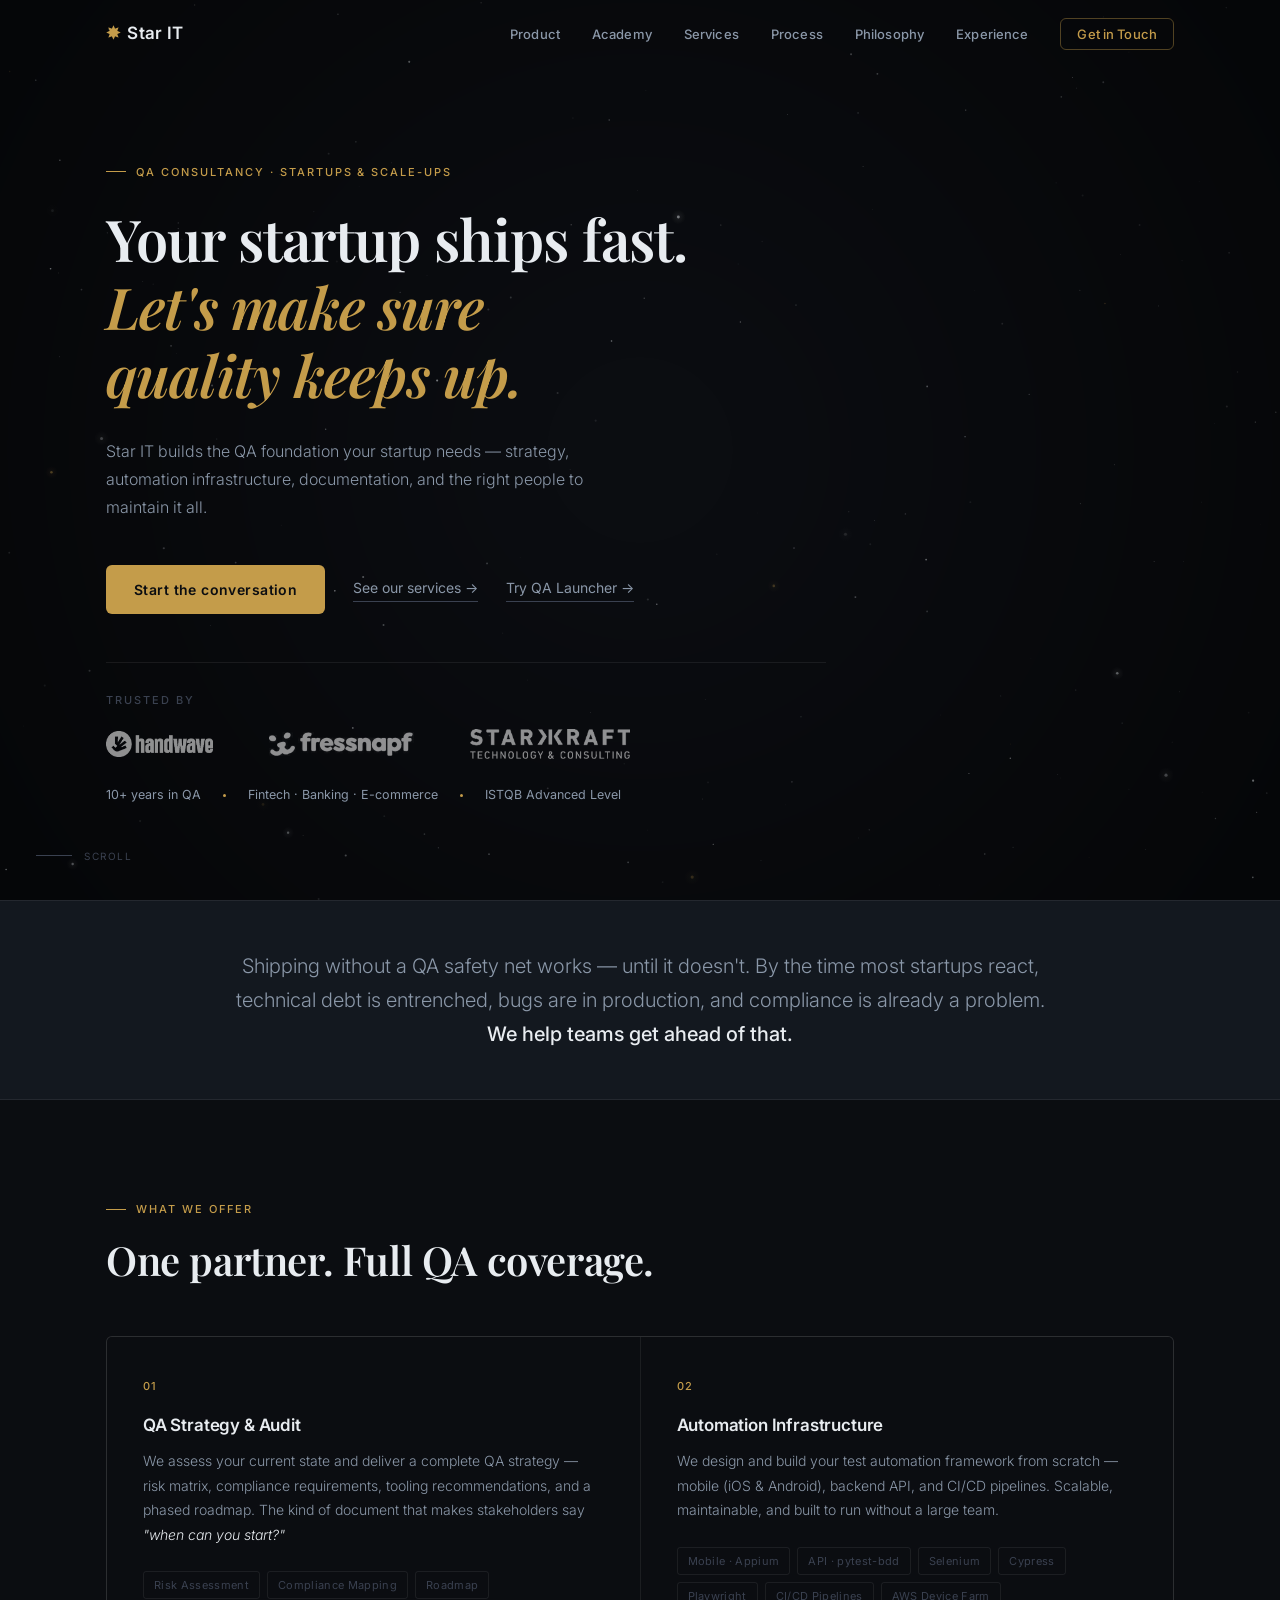
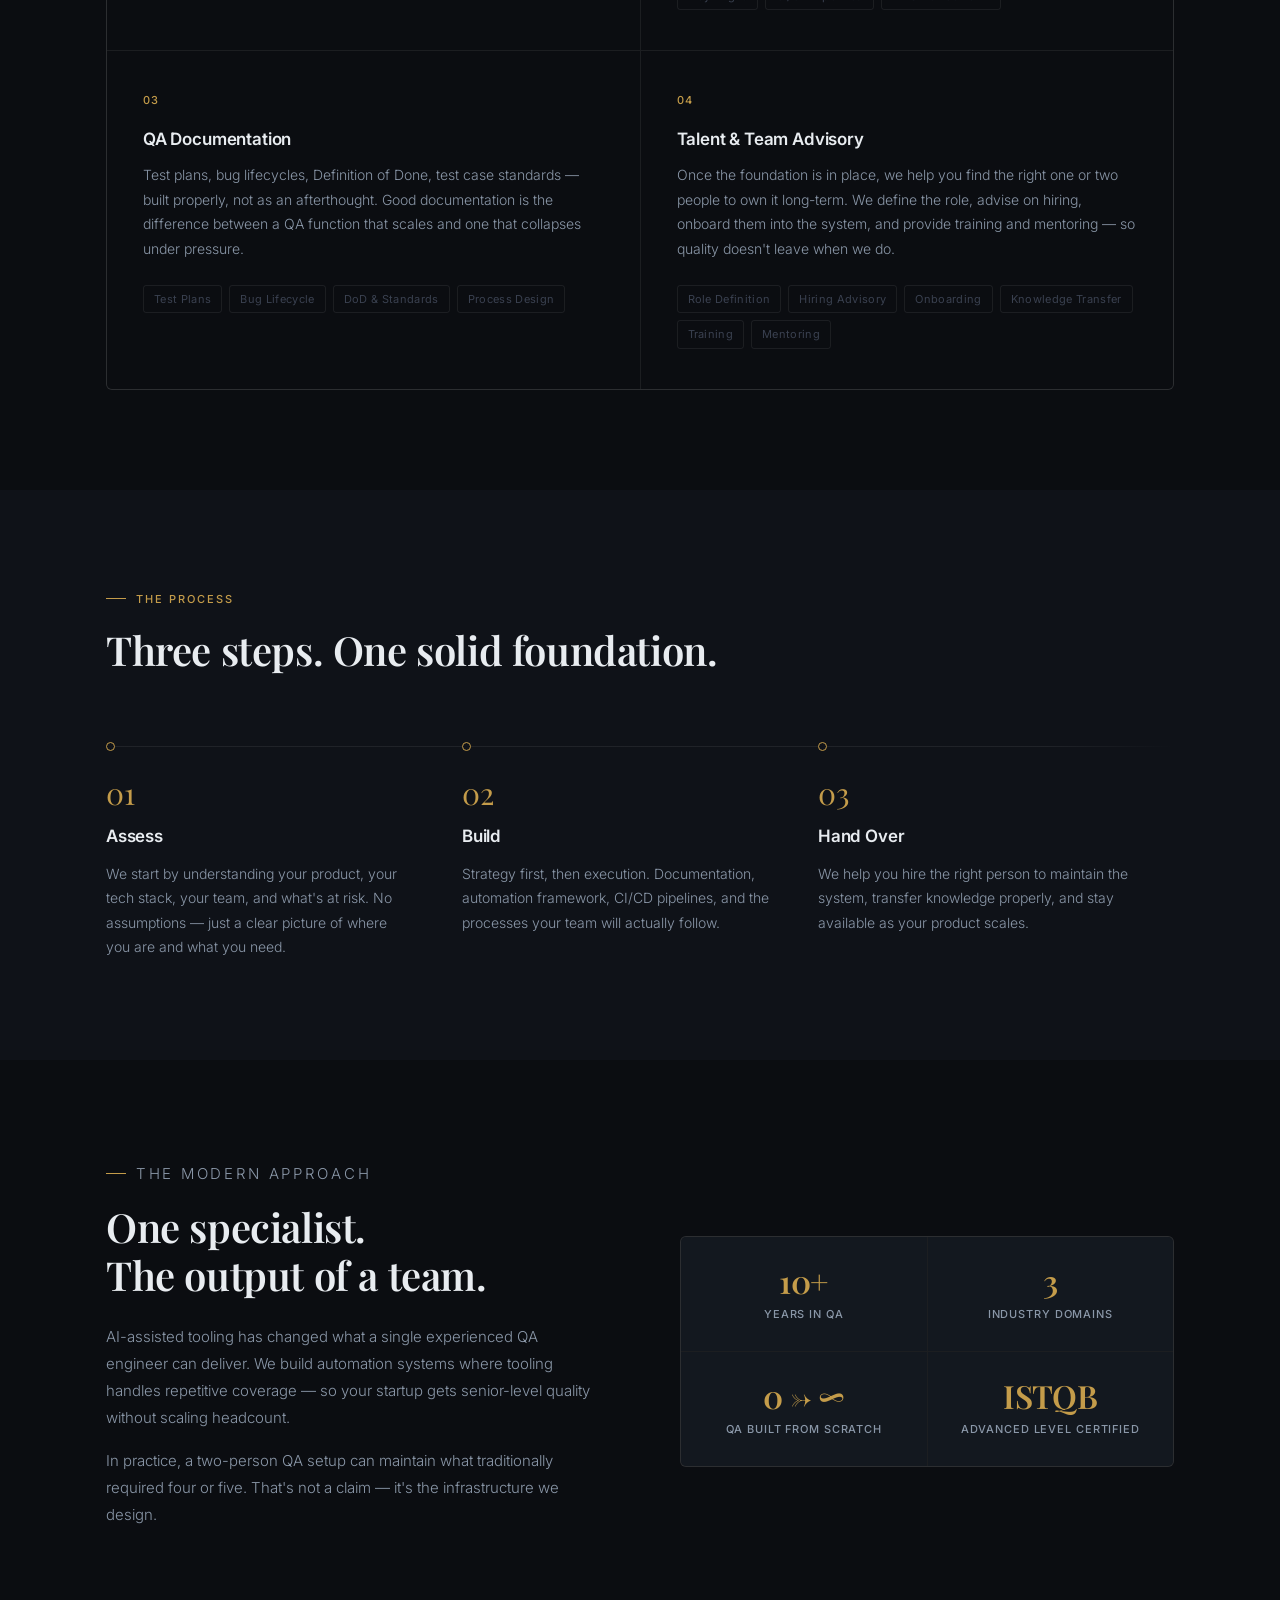
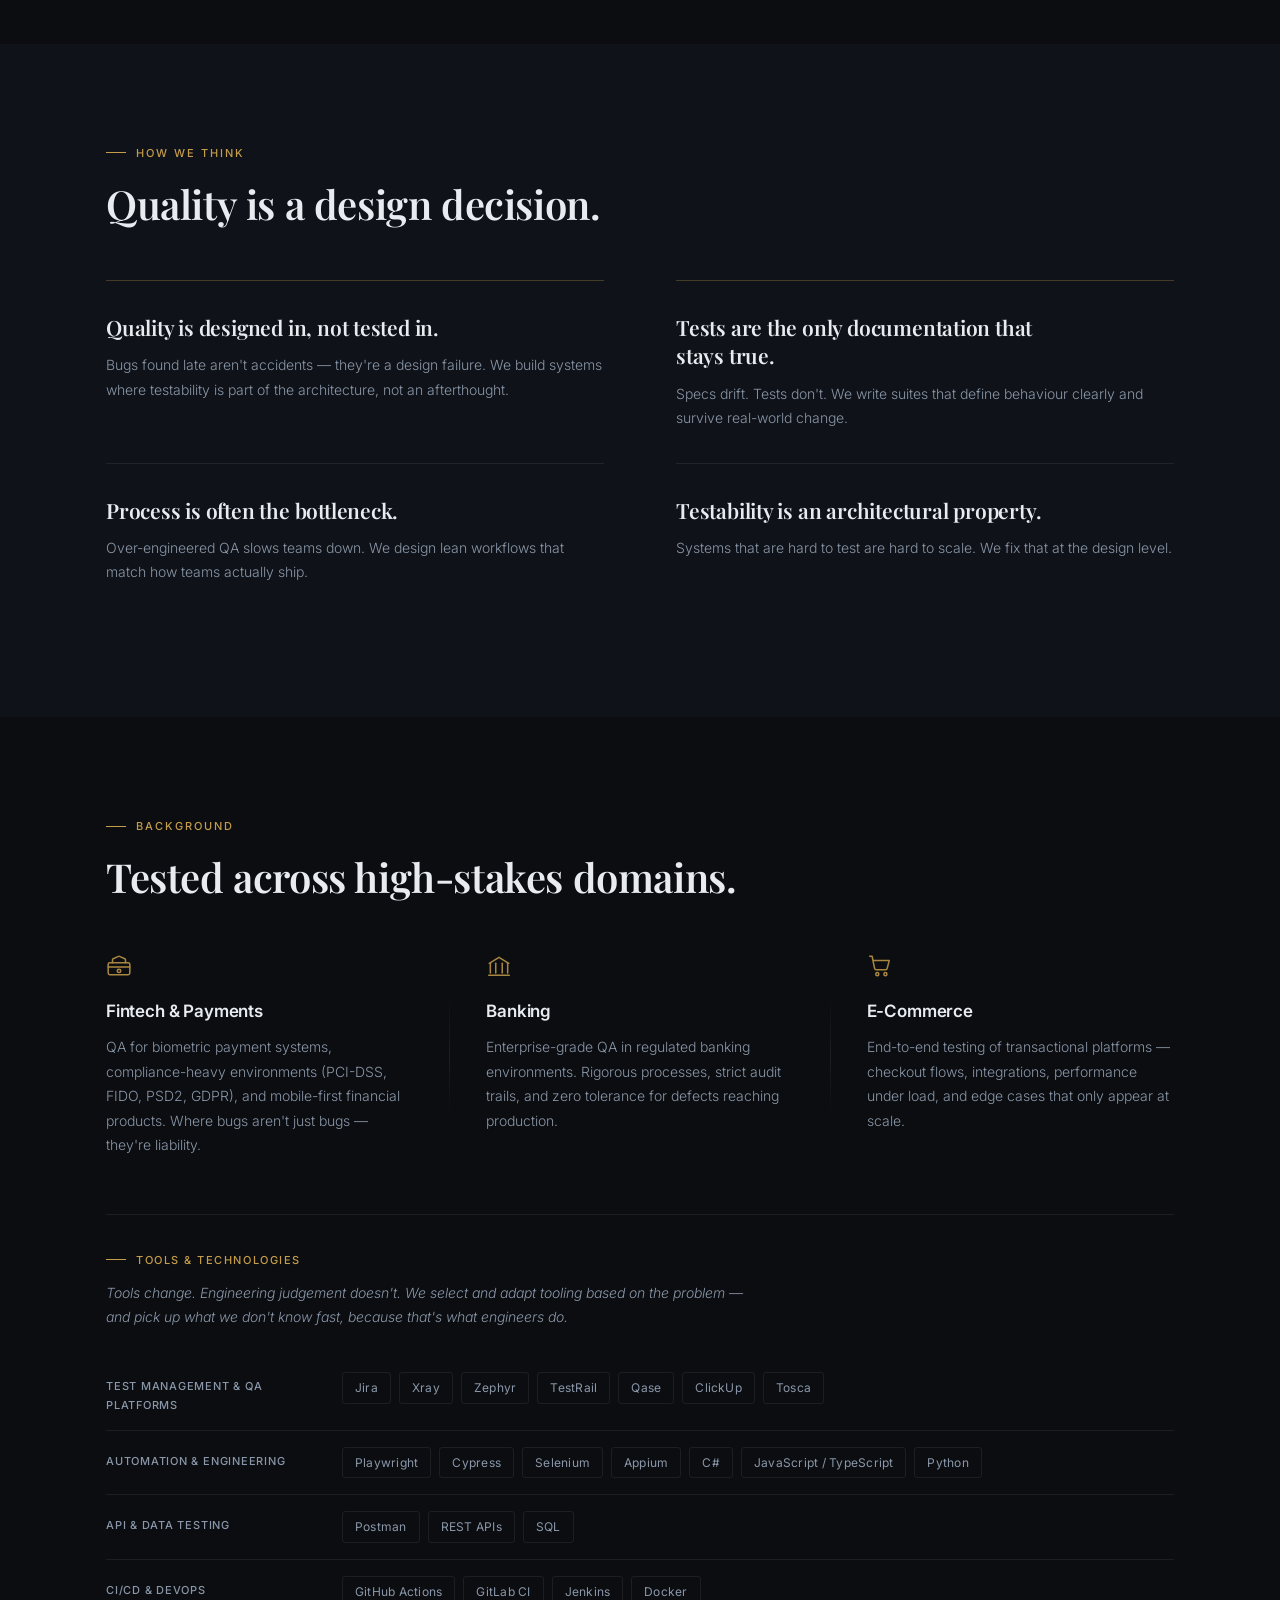
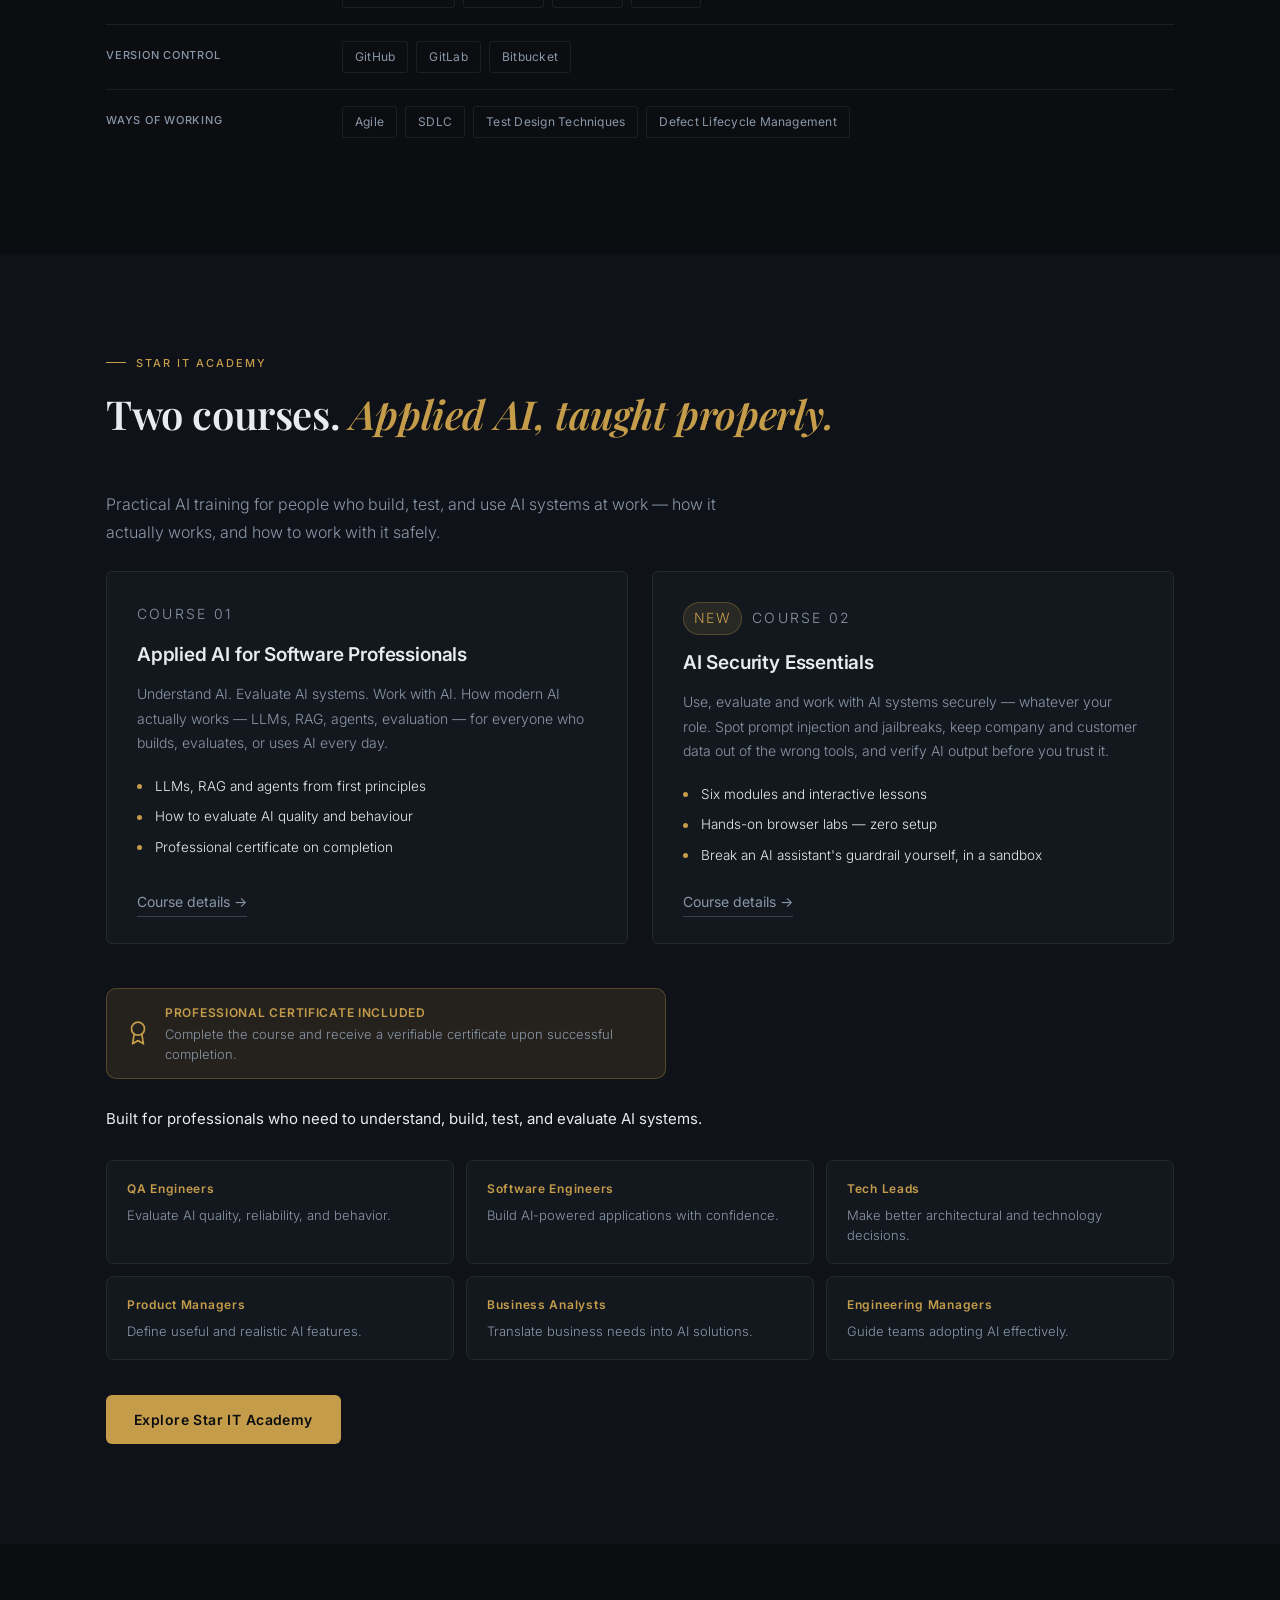
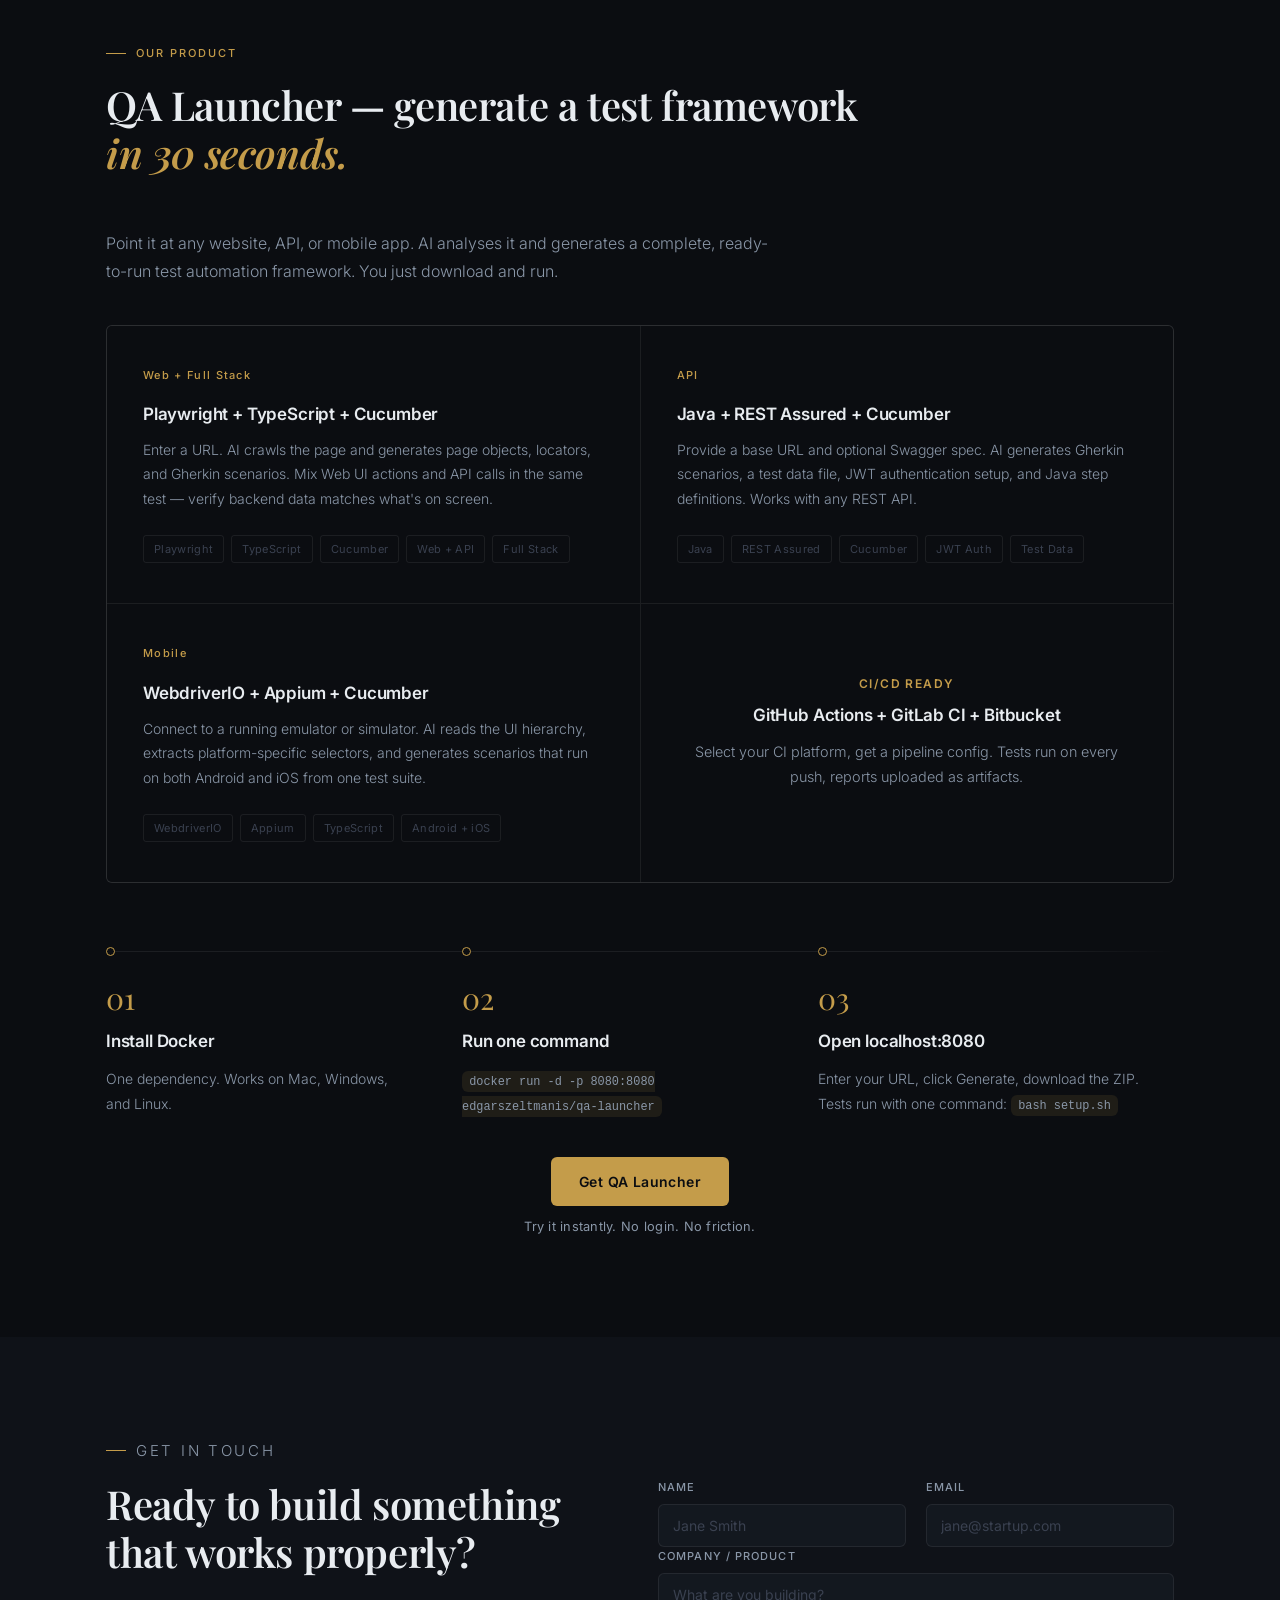
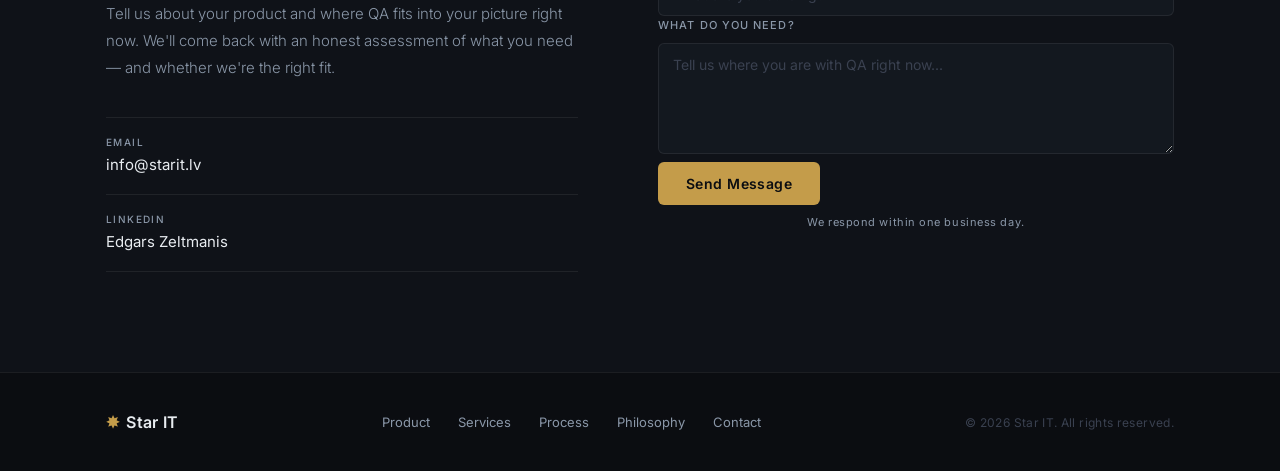
<file: index.html>
<!DOCTYPE html>
<html lang="en">
<head>
    <meta charset="UTF-8">
    <meta name="viewport" content="width=device-width, initial-scale=1.0">
    <title>Star IT — QA Consultancy for Startups</title>
    <meta name="description" content="Star IT helps startups ship reliable software through expert QA consulting. Bug-free releases, faster cycles, no full-time hire needed.">
    <meta name="robots" content="index, follow">
    <link rel="canonical" href="https://starit.lv/">

    <!-- Open Graph -->
    <meta property="og:title" content="Star IT — QA Consultancy for Startups">
    <meta property="og:description" content="Star IT helps startups ship reliable software through expert QA consulting. Bug-free releases, faster cycles, no full-time hire needed.">
    <meta property="og:url" content="https://starit.lv/">
    <meta property="og:type" content="website">
    <meta property="og:site_name" content="Star IT">
    <meta property="og:image" content="https://starit.lv/images/slide-1.jpg">
    <meta name="twitter:card" content="summary_large_image">
    <meta name="twitter:image" content="https://starit.lv/images/slide-1.jpg">
    <!-- Structured data. Every claim here is already stated on the page — no
         address, phone, founding date or rating, because those are not known
         and invented structured data is worse than none. -->
    <script type="application/ld+json">
    {
      "@context": "https://schema.org",
      "@graph": [
        {
          "@type": "ProfessionalService",
          "@id": "https://starit.lv/#org",
          "name": "Star IT",
          "url": "https://starit.lv/",
          "email": "info@starit.lv",
          "description": "QA consultancy for startups and scale-ups. Star IT builds QA strategy, test automation infrastructure, documentation, and the hiring path to maintain it.",
          "founder": { "@id": "https://starit.lv/#edgars" },
          "knowsAbout": ["Quality assurance", "Test automation", "CI/CD", "QA strategy", "Mobile testing", "API testing", "AI evaluation"],
          "areaServed": ["Fintech", "Banking", "E-commerce"],
          "sameAs": ["https://starit-academy.com/"],
          "hasOfferCatalog": {
            "@type": "OfferCatalog",
            "name": "QA services",
            "itemListElement": [
              { "@type": "Offer", "itemOffered": { "@type": "Service", "name": "QA Strategy & Audit" } },
              { "@type": "Offer", "itemOffered": { "@type": "Service", "name": "Automation Infrastructure" } },
              { "@type": "Offer", "itemOffered": { "@type": "Service", "name": "QA Documentation" } },
              { "@type": "Offer", "itemOffered": { "@type": "Service", "name": "Talent & Team Advisory" } }
            ]
          }
        },
        {
          "@type": "Person",
          "@id": "https://starit.lv/#edgars",
          "name": "Edgars Zeltmanis",
          "jobTitle": "QA Consultant",
          "worksFor": { "@id": "https://starit.lv/#org" },
          "sameAs": ["https://zeltmanis.com/"]
        },
        {
          "@type": "SoftwareApplication",
          "@id": "https://starit.lv/launcher.html#app",
          "name": "QA Launcher",
          "url": "https://starit.lv/launcher.html",
          "applicationCategory": "DeveloperApplication",
          "operatingSystem": "Docker (macOS, Windows, Linux)",
          "description": "Generates a ready-to-run test automation framework for web, API, or mobile from a URL or spec.",
          "publisher": { "@id": "https://starit.lv/#org" }
        }
      ]
    }
    </script>
    <link rel="stylesheet" href="style.css?v=12">
    <link rel="preconnect" href="https://fonts.googleapis.com">
    <link rel="preconnect" href="https://fonts.gstatic.com" crossorigin>
    <link href="https://fonts.googleapis.com/css2?family=Inter:wght@300;400;500;600&family=Playfair+Display:ital,wght@0,600;1,400&display=swap" rel="stylesheet">
</head>
<body>

    <!-- NAV -->
    <nav class="nav" id="nav">
        <div class="nav-inner">
            <a href="#" class="nav-logo"><span class="gold">✸</span> Star IT</a>
            <ul class="nav-links">
                <li><a href="#product">Product</a></li>
                <li><a href="#course">Academy</a></li>
                <li><a href="#services">Services</a></li>
                <li><a href="#how">Process</a></li>
                <li><a href="#philosophy">Philosophy</a></li>
                <li><a href="#experience">Experience</a></li>
                <li><a href="#contact" class="nav-cta">Get in Touch</a></li>
            </ul>
            <button class="burger" id="burger" aria-label="Menu">
                <span></span><span></span><span></span>
            </button>
        </div>
        <div class="mobile-menu" id="mobileMenu">
            <a href="#product" class="mobile-link">Product</a>
            <a href="#course" class="mobile-link">Academy</a>
            <a href="#services" class="mobile-link">Services</a>
            <a href="#how" class="mobile-link">Process</a>
            <a href="#philosophy" class="mobile-link">Philosophy</a>
            <a href="#experience" class="mobile-link">Experience</a>
            <a href="#contact" class="mobile-link mobile-cta">Get in Touch</a>
        </div>
    </nav>

    <!-- HERO -->
    <section class="hero" id="hero">
        <canvas id="starCanvas"></canvas>
        <div class="hero-inner">
            <p class="eyebrow reveal">QA Consultancy · Startups &amp; Scale-ups</p>
            <h1 class="reveal reveal-d1">
                Your startup ships fast.<br>
                <em>Let's make sure quality keeps up.</em>
            </h1>
            <p class="hero-sub reveal reveal-d2">
                Star IT builds the QA foundation your startup needs — strategy, automation infrastructure, documentation, and the right people to maintain it all.
            </p>
            <!-- Consultancy is the business; QA Launcher is a side product. The
                 one gold button therefore leads to the conversation, not the tool. -->
            <div class="hero-actions reveal reveal-d3">
                <a href="#contact" class="btn-primary">Start the conversation</a>
                <a href="#services" class="btn-text">See our services →</a>
                <a href="#product" class="btn-text">Try QA Launcher →</a>
            </div>

            <!-- Proof above the fold. A visitor should learn what we do, who we
                 serve and what evidence exists without scrolling; the stats and
                 client work were previously four sections down. -->
            <div class="hero-proof reveal reveal-d3">
                <p class="hero-proof-label">Trusted by</p>
                <ul class="client-logos">
                    <li><img src="images/clients/handwave.png" alt="Handwave" loading="lazy" width="395" height="96"></li>
                    <li><img src="images/clients/fressnapf.png" alt="Fressnapf" loading="lazy" width="580" height="96"></li>
                    <li><img src="images/clients/starkkraft.png" alt="Starkkraft Technology &amp; Consulting" loading="lazy" width="511" height="96"></li>
                </ul>
                <p class="hero-proof-meta">
                    <span>10+ years in QA</span>
                    <span>Fintech · Banking · E-commerce</span>
                    <span>ISTQB Advanced Level</span>
                </p>
            </div>
        </div>
        <div class="scroll-hint">
            <div class="scroll-bar"><div class="scroll-fill"></div></div>
            <span>scroll</span>
        </div>
    </section>

    <!-- PROBLEM BAND -->
    <div class="problem-band">
        <div class="container">
            <p class="reveal">Shipping without a QA safety net works — until it doesn't. By the time most startups react, technical debt is entrenched, bugs are in production, and compliance is already a problem. <strong>We help teams get ahead of that.</strong></p>
        </div>
    </div>

    <!-- SERVICES -->
    <section class="section" id="services">
        <div class="container">
            <p class="eyebrow reveal">What We Offer</p>
            <h2 class="reveal reveal-d1">One partner. Full QA coverage.</h2>
            <div class="cards">

                <div class="card reveal">
                    <span class="card-num">01</span>
                    <h3>QA Strategy &amp; Audit</h3>
                    <p>We assess your current state and deliver a complete QA strategy — risk matrix, compliance requirements, tooling recommendations, and a phased roadmap. The kind of document that makes stakeholders say <em>"when can you start?"</em></p>
                    <div class="tags">
                        <span>Risk Assessment</span><span>Compliance Mapping</span><span>Roadmap</span>
                    </div>
                </div>

                <div class="card reveal reveal-d1">
                    <span class="card-num">02</span>
                    <h3>Automation Infrastructure</h3>
                    <p>We design and build your test automation framework from scratch — mobile (iOS &amp; Android), backend API, and CI/CD pipelines. Scalable, maintainable, and built to run without a large team.</p>
                    <div class="tags">
                        <span>Mobile · Appium</span><span>API · pytest-bdd</span><span>Selenium</span><span>Cypress</span><span>Playwright</span><span>CI/CD Pipelines</span><span>AWS Device Farm</span>
                    </div>
                </div>

                <div class="card reveal reveal-d2">
                    <span class="card-num">03</span>
                    <h3>QA Documentation</h3>
                    <p>Test plans, bug lifecycles, Definition of Done, test case standards — built properly, not as an afterthought. Good documentation is the difference between a QA function that scales and one that collapses under pressure.</p>
                    <div class="tags">
                        <span>Test Plans</span><span>Bug Lifecycle</span><span>DoD &amp; Standards</span><span>Process Design</span>
                    </div>
                </div>

                <div class="card reveal reveal-d3">
                    <span class="card-num">04</span>
                    <h3>Talent &amp; Team Advisory</h3>
                    <p>Once the foundation is in place, we help you find the right one or two people to own it long-term. We define the role, advise on hiring, onboard them into the system, and provide training and mentoring — so quality doesn't leave when we do.</p>
                    <div class="tags">
                        <span>Role Definition</span><span>Hiring Advisory</span><span>Onboarding</span><span>Knowledge Transfer</span><span>Training</span><span>Mentoring</span>
                    </div>
                </div>

            </div>
        </div>
    </section>

    <!-- HOW IT WORKS -->
    <section class="section section-alt" id="how">
        <div class="container">
            <p class="eyebrow reveal">The Process</p>
            <h2 class="reveal reveal-d1">Three steps. One solid foundation.</h2>
            <div class="steps">
                <div class="step reveal">
                    <div class="step-num">01</div>
                    <h3>Assess</h3>
                    <p>We start by understanding your product, your tech stack, your team, and what's at risk. No assumptions — just a clear picture of where you are and what you need.</p>
                </div>
                <div class="step reveal reveal-d1">
                    <div class="step-num">02</div>
                    <h3>Build</h3>
                    <p>Strategy first, then execution. Documentation, automation framework, CI/CD pipelines, and the processes your team will actually follow.</p>
                </div>
                <div class="step reveal reveal-d2">
                    <div class="step-num">03</div>
                    <h3>Hand Over</h3>
                    <p>We help you hire the right person to maintain the system, transfer knowledge properly, and stay available as your product scales.</p>
                </div>
            </div>
        </div>
    </section>

    <!-- EFFICIENCY -->
    <section class="section" id="efficiency">
        <div class="container">
            <div class="two-col">
                <div class="col-text">
                    <p class="eyebrow reveal">The Modern Approach</p>
                    <h2 class="reveal reveal-d1">One specialist.<br>The output of a team.</h2>
                    <p class="reveal reveal-d2">AI-assisted tooling has changed what a single experienced QA engineer can deliver. We build automation systems where tooling handles repetitive coverage — so your startup gets senior-level quality without scaling headcount.</p>
                    <p class="reveal reveal-d3">In practice, a two-person QA setup can maintain what traditionally required four or five. That's not a claim — it's the infrastructure we design.</p>
                </div>
                <div class="stats reveal reveal-d1">
                    <div class="stat">
                        <div class="stat-val">10+</div>
                        <div class="stat-lbl">Years in QA</div>
                    </div>
                    <div class="stat">
                        <div class="stat-val">3</div>
                        <div class="stat-lbl">Industry Domains</div>
                    </div>
                    <div class="stat">
                        <div class="stat-val">0 → ∞</div>
                        <div class="stat-lbl">QA built from scratch</div>
                    </div>
                    <div class="stat">
                        <div class="stat-val">ISTQB</div>
                        <div class="stat-lbl">Advanced Level Certified</div>
                    </div>
                </div>
            </div>
        </div>
    </section>

    <!-- PHILOSOPHY -->
    <section class="section section-alt" id="philosophy">
        <div class="container">
            <p class="eyebrow reveal">How We Think</p>
            <h2 class="reveal reveal-d1">Quality is a design decision.</h2>
            <div class="phil-grid">
                <div class="phil-item reveal">
                    <div class="phil-bar"></div>
                    <h3>Quality is designed in, not tested in.</h3>
                    <p>Bugs found late aren't accidents — they're a design failure. We build systems where testability is part of the architecture, not an afterthought.</p>
                </div>
                <div class="phil-item reveal reveal-d1">
                    <div class="phil-bar"></div>
                    <h3>Tests are the only documentation that stays true.</h3>
                    <p>Specs drift. Tests don't. We write suites that define behaviour clearly and survive real-world change.</p>
                </div>
                <div class="phil-item reveal reveal-d2">
                    <div class="phil-bar"></div>
                    <h3>Process is often the bottleneck.</h3>
                    <p>Over-engineered QA slows teams down. We design lean workflows that match how teams actually ship.</p>
                </div>
                <div class="phil-item reveal reveal-d3">
                    <div class="phil-bar"></div>
                    <h3>Testability is an architectural property.</h3>
                    <p>Systems that are hard to test are hard to scale. We fix that at the design level.</p>
                </div>
            </div>
        </div>
    </section>

    <!-- EXPERIENCE -->
    <section class="section" id="experience">
        <div class="container">
            <p class="eyebrow reveal">Background</p>
            <h2 class="reveal reveal-d1">Tested across high-stakes domains.</h2>
            <div class="exp-row">
                <div class="exp-item reveal">
                    <div class="exp-icon" aria-hidden="true">
                        <svg viewBox="0 0 24 24" fill="none" stroke="currentColor" stroke-width="1.4" stroke-linecap="round" stroke-linejoin="round">
                            <rect x="2" y="9" width="20" height="11" rx="1.5"/><path d="M2 13h20"/>
                            <circle cx="12" cy="16.5" r="1.6"/><path d="M6 9V6.2a1 1 0 0 1 .6-.92l5-2.15a1 1 0 0 1 .8 0l5 2.15a1 1 0 0 1 .6.92V9"/>
                        </svg>
                    </div>
                    <h3>Fintech &amp; Payments</h3>
                    <p>QA for biometric payment systems, compliance-heavy environments (PCI-DSS, FIDO, PSD2, GDPR), and mobile-first financial products. Where bugs aren't just bugs — they're liability.</p>
                </div>
                <div class="exp-div"></div>
                <div class="exp-item reveal reveal-d1">
                    <div class="exp-icon" aria-hidden="true">
                        <svg viewBox="0 0 24 24" fill="none" stroke="currentColor" stroke-width="1.4" stroke-linecap="round" stroke-linejoin="round">
                            <path d="M3 9.5 12 4l9 5.5"/><path d="M4 9.5v9"/><path d="M9 9.5v9"/><path d="M15 9.5v9"/><path d="M20 9.5v9"/>
                            <path d="M2.5 20.5h19"/>
                        </svg>
                    </div>
                    <h3>Banking</h3>
                    <p>Enterprise-grade QA in regulated banking environments. Rigorous processes, strict audit trails, and zero tolerance for defects reaching production.</p>
                </div>
                <div class="exp-div"></div>
                <div class="exp-item reveal reveal-d2">
                    <div class="exp-icon" aria-hidden="true">
                        <svg viewBox="0 0 24 24" fill="none" stroke="currentColor" stroke-width="1.4" stroke-linecap="round" stroke-linejoin="round">
                            <path d="M2.5 3h2.2l2.3 11.2a1.5 1.5 0 0 0 1.5 1.2h8.6a1.5 1.5 0 0 0 1.5-1.2L20.5 7H6"/>
                            <circle cx="9.5" cy="19.5" r="1.4"/><circle cx="17" cy="19.5" r="1.4"/>
                        </svg>
                    </div>
                    <h3>E-Commerce</h3>
                    <p>End-to-end testing of transactional platforms — checkout flows, integrations, performance under load, and edge cases that only appear at scale.</p>
                </div>
            </div>

            <div class="tech-block reveal">
                <p class="tech-label">Tools &amp; Technologies</p>
                <p class="tech-note">Tools change. Engineering judgement doesn't. We select and adapt tooling based on the problem — and pick up what we don't know fast, because that's what engineers do.</p>
                <div class="tech-categories">
                    <div class="tech-cat">
                        <span class="tech-cat-label">Test Management &amp; QA Platforms</span>
                        <div class="tech-tags">
                            <span>Jira</span><span>Xray</span><span>Zephyr</span><span>TestRail</span><span>Qase</span><span>ClickUp</span><span>Tosca</span>
                        </div>
                    </div>
                    <div class="tech-cat">
                        <span class="tech-cat-label">Automation &amp; Engineering</span>
                        <div class="tech-tags">
                            <span>Playwright</span><span>Cypress</span><span>Selenium</span><span>Appium</span><span>C#</span><span>JavaScript / TypeScript</span><span>Python</span>
                        </div>
                    </div>
                    <div class="tech-cat">
                        <span class="tech-cat-label">API &amp; Data Testing</span>
                        <div class="tech-tags">
                            <span>Postman</span><span>REST APIs</span><span>SQL</span>
                        </div>
                    </div>
                    <div class="tech-cat">
                        <span class="tech-cat-label">CI/CD &amp; DevOps</span>
                        <div class="tech-tags">
                            <span>GitHub Actions</span><span>GitLab CI</span><span>Jenkins</span><span>Docker</span>
                        </div>
                    </div>
                    <div class="tech-cat">
                        <span class="tech-cat-label">Version Control</span>
                        <div class="tech-tags">
                            <span>GitHub</span><span>GitLab</span><span>Bitbucket</span>
                        </div>
                    </div>
                    <div class="tech-cat">
                        <span class="tech-cat-label">Ways of Working</span>
                        <div class="tech-tags">
                            <span>Agile</span><span>SDLC</span><span>Test Design Techniques</span><span>Defect Lifecycle Management</span>
                        </div>
                    </div>
                </div>
            </div>
        </div>
    </section>

    <!-- COURSE / ACADEMY -->
    <section class="section section-alt" id="course">
        <div class="container">
            <p class="eyebrow reveal">Star IT Academy</p>
            <h2 class="reveal reveal-d1">Two courses. <em>Applied AI, taught properly.</em></h2>
            <p class="hero-sub reveal reveal-d2" style="max-width:640px;margin-bottom:1.6rem">
                Practical AI training for people who build, test, and use AI systems at work — how it actually works, and how to work with it safely.
            </p>

            <!-- Prices live on the academy site only. The security course is on a
                 launch price that will move, and a figure duplicated across two
                 domains is a figure that goes stale on one of them. -->
            <div class="course-grid">
                <article class="course-card reveal">
                    <p class="course-card-tag">Course 01</p>
                    <h3>Applied AI for Software Professionals</h3>
                    <p>Understand AI. Evaluate AI systems. Work with AI. How modern AI actually works — LLMs, RAG, agents, evaluation — for everyone who builds, evaluates, or uses AI every day.</p>
                    <ul class="course-points">
                        <li>LLMs, RAG and agents from first principles</li>
                        <li>How to evaluate AI quality and behaviour</li>
                        <li>Professional certificate on completion</li>
                    </ul>
                    <a href="https://starit-academy.com/courses/fundamentals" target="_blank" rel="noopener noreferrer" class="btn-text">Course details →</a>
                </article>

                <article class="course-card reveal reveal-d1">
                    <p class="course-card-tag"><span class="course-new">New</span> Course 02</p>
                    <h3>AI Security Essentials</h3>
                    <p>Use, evaluate and work with AI systems securely — whatever your role. Spot prompt injection and jailbreaks, keep company and customer data out of the wrong tools, and verify AI output before you trust it.</p>
                    <ul class="course-points">
                        <li>Six modules and interactive lessons</li>
                        <li>Hands-on browser labs — zero setup</li>
                        <li>Break an AI assistant's guardrail yourself, in a sandbox</li>
                    </ul>
                    <a href="https://starit-academy.com/courses/ai-security" target="_blank" rel="noopener noreferrer" class="btn-text">Course details →</a>
                </article>
            </div>

            <div class="cert-badge reveal">
                <svg viewBox="0 0 24 24" fill="none" stroke="currentColor" stroke-width="1.6" stroke-linecap="round" stroke-linejoin="round" aria-hidden="true"><circle cx="12" cy="8" r="6"/><path d="M15.477 12.89 17 22l-5-3-5 3 1.523-9.11"/></svg>
                <div>
                    <strong>Professional Certificate Included</strong>
                    <p>Complete the course and receive a verifiable certificate upon successful completion.</p>
                </div>
            </div>

            <p class="reveal course-lead">Built for professionals who need to understand, build, test, and evaluate AI systems.</p>

            <div class="audience-grid">
                <div class="audience reveal">
                    <h3>QA Engineers</h3>
                    <p>Evaluate AI quality, reliability, and behavior.</p>
                </div>
                <div class="audience reveal">
                    <h3>Software Engineers</h3>
                    <p>Build AI-powered applications with confidence.</p>
                </div>
                <div class="audience reveal">
                    <h3>Tech Leads</h3>
                    <p>Make better architectural and technology decisions.</p>
                </div>
                <div class="audience reveal">
                    <h3>Product Managers</h3>
                    <p>Define useful and realistic AI features.</p>
                </div>
                <div class="audience reveal">
                    <h3>Business Analysts</h3>
                    <p>Translate business needs into AI solutions.</p>
                </div>
                <div class="audience reveal">
                    <h3>Engineering Managers</h3>
                    <p>Guide teams adopting AI effectively.</p>
                </div>
            </div>

            <div class="reveal" style="margin-top:2.2rem">
                <a href="https://starit-academy.com/" target="_blank" rel="noopener noreferrer" class="btn-primary">Explore Star IT Academy</a>
            </div>
        </div>
    </section>

    <!-- PRODUCT -->
    <section class="section" id="product">
        <div class="container">
            <p class="eyebrow reveal">Our Product</p>
            <h2 class="reveal reveal-d1">QA Launcher — generate a test framework<br><em>in 30 seconds.</em></h2>
            <p class="hero-sub reveal reveal-d2" style="max-width:680px;margin-bottom:2.5rem">
                Point it at any website, API, or mobile app. AI analyses it and generates a complete, ready-to-run test automation framework. You just download and run.
            </p>

            <div class="cards">
                <div class="card reveal">
                    <span class="card-num">Web + Full Stack</span>
                    <h3>Playwright + TypeScript + Cucumber</h3>
                    <p>Enter a URL. AI crawls the page and generates page objects, locators, and Gherkin scenarios. Mix Web UI actions and API calls in the same test — verify backend data matches what's on screen.</p>
                    <div class="tags">
                        <span>Playwright</span><span>TypeScript</span><span>Cucumber</span><span>Web + API</span><span>Full Stack</span>
                    </div>
                </div>

                <div class="card reveal reveal-d1">
                    <span class="card-num">API</span>
                    <h3>Java + REST Assured + Cucumber</h3>
                    <p>Provide a base URL and optional Swagger spec. AI generates Gherkin scenarios, a test data file, JWT authentication setup, and Java step definitions. Works with any REST API.</p>
                    <div class="tags">
                        <span>Java</span><span>REST Assured</span><span>Cucumber</span><span>JWT Auth</span><span>Test Data</span>
                    </div>
                </div>

                <div class="card reveal reveal-d2">
                    <span class="card-num">Mobile</span>
                    <h3>WebdriverIO + Appium + Cucumber</h3>
                    <p>Connect to a running emulator or simulator. AI reads the UI hierarchy, extracts platform-specific selectors, and generates scenarios that run on both Android and iOS from one test suite.</p>
                    <div class="tags">
                        <span>WebdriverIO</span><span>Appium</span><span>TypeScript</span><span>Android + iOS</span>
                    </div>
                </div>

                <div class="card reveal reveal-d3" style="display:flex;align-items:center;justify-content:center;min-height:180px">
                    <div style="text-align:center">
                        <p class="fw-label" style="color:var(--gold);font-size:0.75rem;font-weight:600;letter-spacing:0.12em;text-transform:uppercase;margin-bottom:0.4rem">CI/CD Ready</p>
                        <h3>GitHub Actions + GitLab CI + Bitbucket</h3>
                        <p style="color:var(--muted);font-size:0.9em;margin-top:0.5rem">Select your CI platform, get a pipeline config. Tests run on every push, reports uploaded as artifacts.</p>
                    </div>
                </div>
            </div>

            <div class="steps" style="margin-top:3rem">
                <div class="step reveal">
                    <div class="step-num">01</div>
                    <h3>Install Docker</h3>
                    <p>One dependency. Works on Mac, Windows, and Linux.</p>
                </div>
                <div class="step reveal reveal-d1">
                    <div class="step-num">02</div>
                    <h3>Run one command</h3>
                    <p><code style="background:rgba(201,168,76,0.1);padding:0.3em 0.6em;border-radius:6px;font-size:0.85em">docker run -d -p 8080:8080 edgarszeltmanis/qa-launcher</code></p>
                </div>
                <div class="step reveal reveal-d2">
                    <div class="step-num">03</div>
                    <h3>Open localhost:8080</h3>
                    <p>Enter your URL, click Generate, download the ZIP. Tests run with one command: <code style="background:rgba(201,168,76,0.1);padding:0.3em 0.6em;border-radius:6px;font-size:0.85em">bash setup.sh</code></p>
                </div>
            </div>

            <div class="reveal" style="text-align:center;margin-top:2.5rem">
                <a href="launcher.html" class="btn-primary">Get QA Launcher</a>
                <p style="margin-top:0.6rem;font-size:0.8rem;color:var(--muted);letter-spacing:0.02em">Try it instantly. No login. No friction.</p>
            </div>
        </div>
    </section>

    <!-- CONTACT -->
    <section class="section section-alt" id="contact">
        <div class="container">
            <div class="two-col">
                <div class="col-text">
                    <p class="eyebrow reveal">Get In Touch</p>
                    <h2 class="reveal reveal-d1">Ready to build something<br>that works properly?</h2>
                    <p class="reveal reveal-d2">Tell us about your product and where QA fits into your picture right now. We'll come back with an honest assessment of what you need — and whether we're the right fit.</p>
                    <div class="contact-links reveal reveal-d3">
                        <a href="mailto:info@starit.lv" class="contact-link">
                            <span class="cl-label">Email</span>
                            <span class="cl-val">info@starit.lv</span>
                        </a>
                        <a href="https://www.linkedin.com/in/edgars-zeltmanis-9a613527/" target="_blank" rel="noopener noreferrer" class="contact-link">
                            <span class="cl-label">LinkedIn</span>
                            <span class="cl-val">Edgars Zeltmanis</span>
                        </a>
                    </div>
                </div>
                <div class="form-wrap reveal reveal-d1">
                    <form action="https://formspree.io/f/mjgpwlbe" method="POST">
                    <div class="form-row">
                        <div class="fg">
                            <label for="name">Name</label>
                            <input type="text" id="name" name="name" placeholder="Jane Smith" required>
                        </div>
                        <div class="fg">
                            <label for="email">Email</label>
                            <input type="email" id="email" name="email" placeholder="jane@startup.com" required>
                        </div>
                    </div>
                    <div class="fg">
                        <label for="company">Company / Product</label>
                        <input type="text" id="company" name="company" placeholder="What are you building?">
                    </div>
                    <div class="fg">
                        <label for="message">What do you need?</label>
                        <textarea id="message" name="message" rows="5" placeholder="Tell us where you are with QA right now..."></textarea>
                    </div>
                    <button type="submit" class="btn-primary">Send Message</button>
                    <p class="form-note">We respond within one business day.</p>
                    </form>
                </div>
            </div>
        </div>
    </section>

    <!-- FOOTER -->
    <footer class="footer">
        <div class="container">
            <div class="footer-inner">
                <div class="footer-logo"><span class="gold">✸</span> Star IT</div>
                <nav class="footer-nav">
                    <a href="#product">Product</a>
                    <a href="#services">Services</a>
                    <a href="#how">Process</a>
                    <a href="#philosophy">Philosophy</a>
                    <a href="#contact">Contact</a>
                </nav>
                <p class="footer-copy">© 2026 Star IT. All rights reserved.</p>
            </div>
        </div>
    </footer>

    <script src="script.js?v=3"></script>
</body>
</html>
</file>
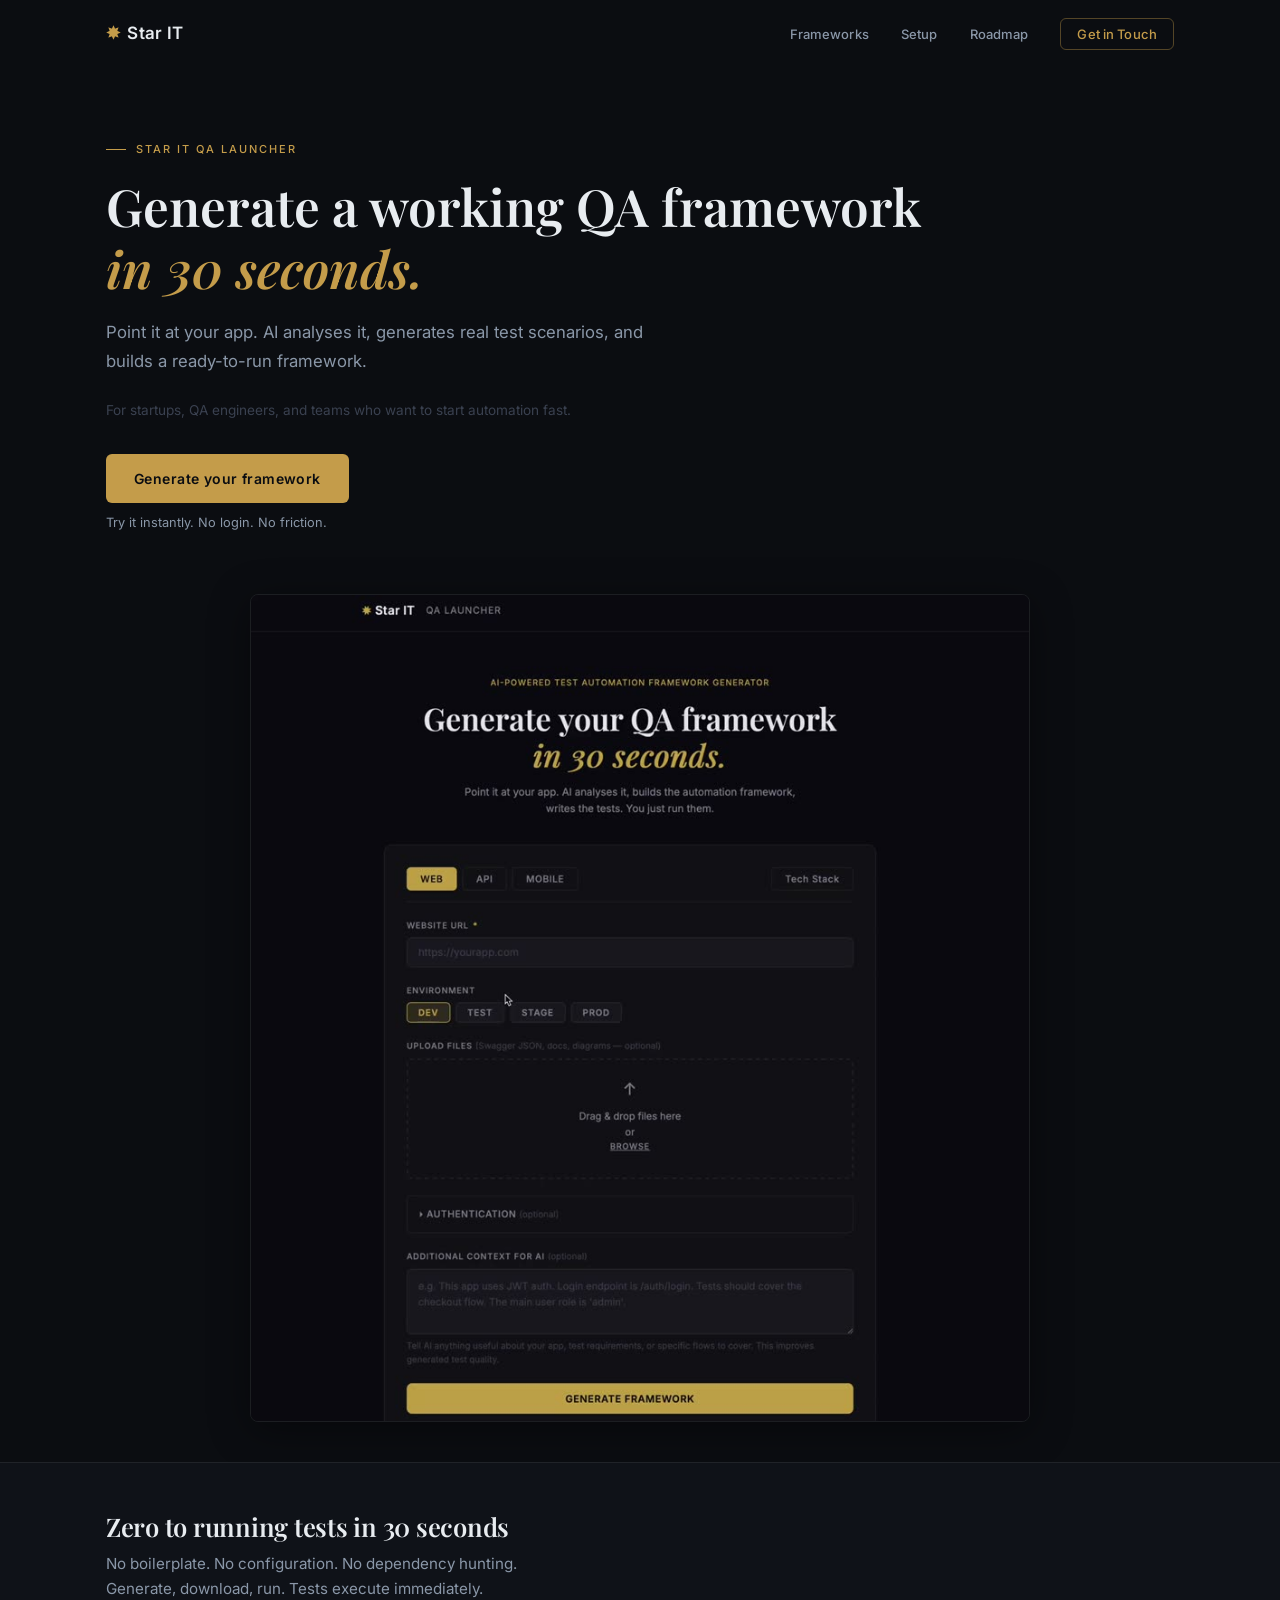
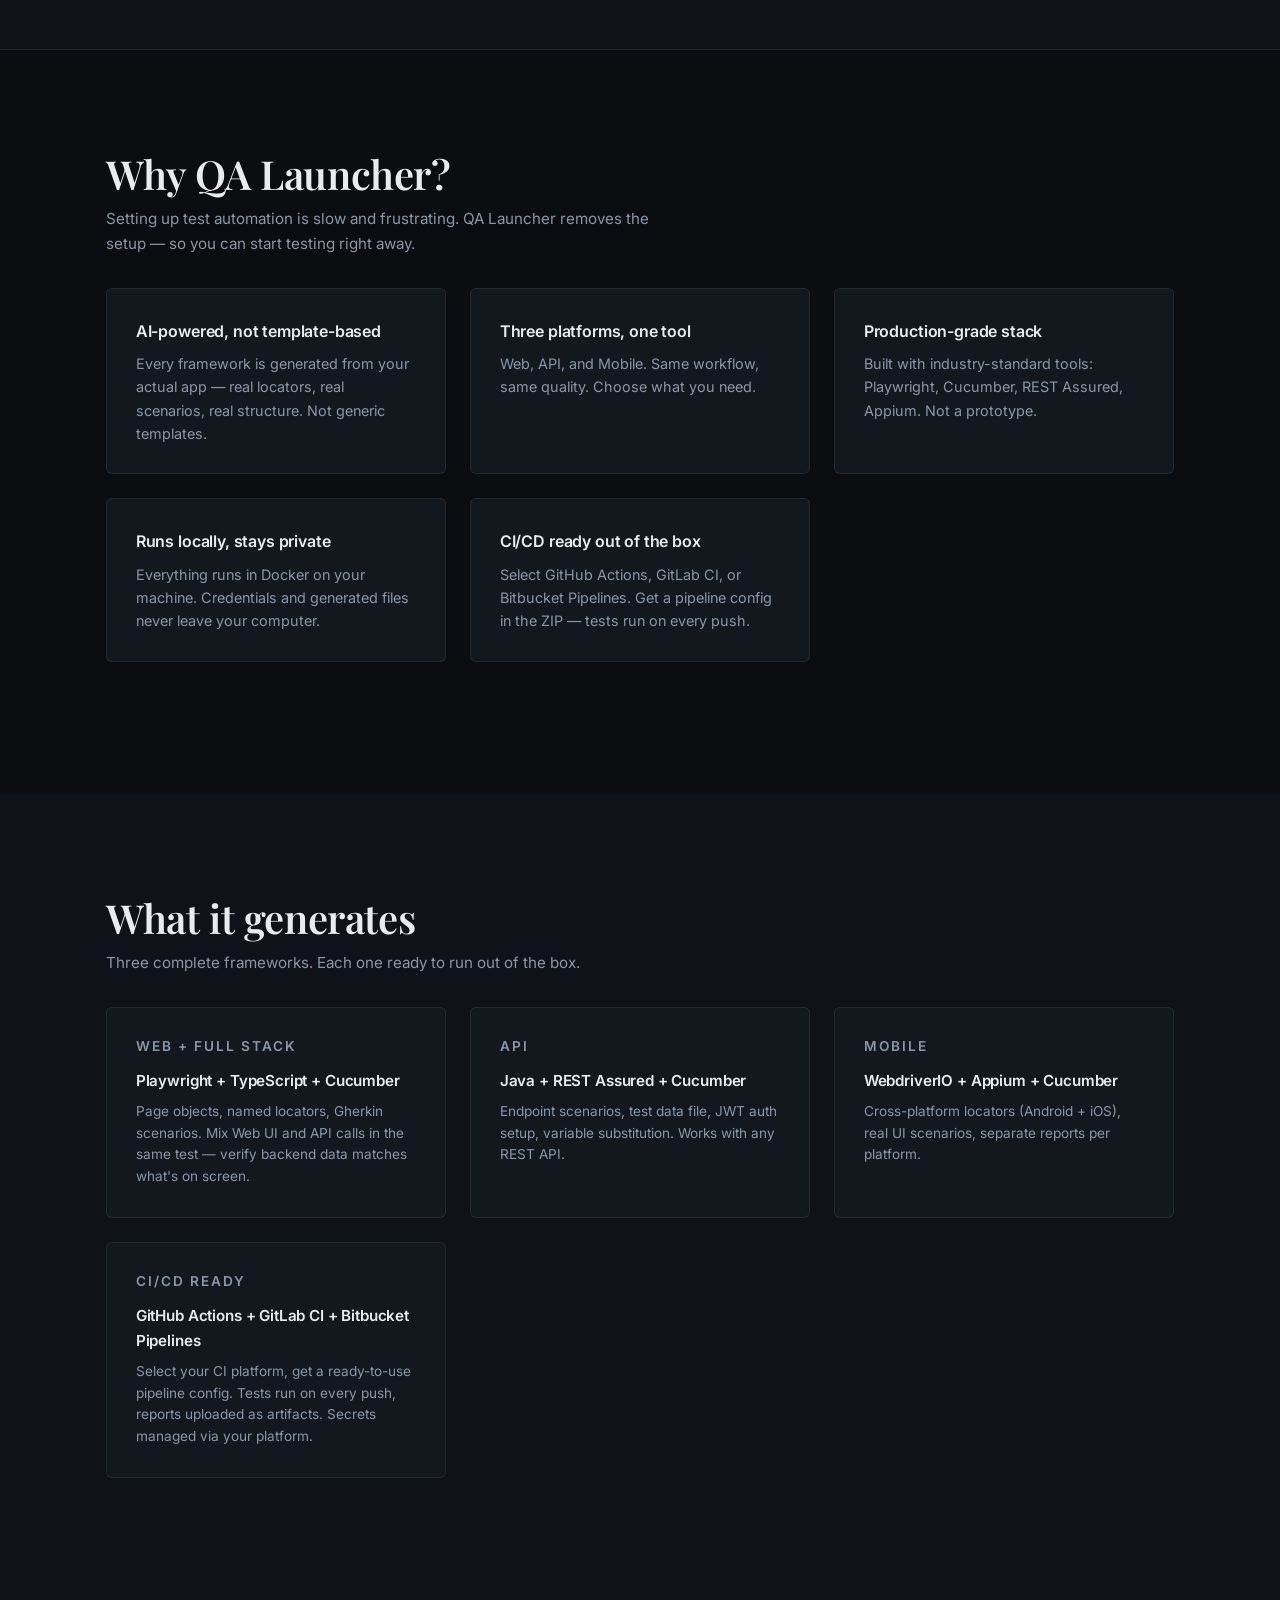
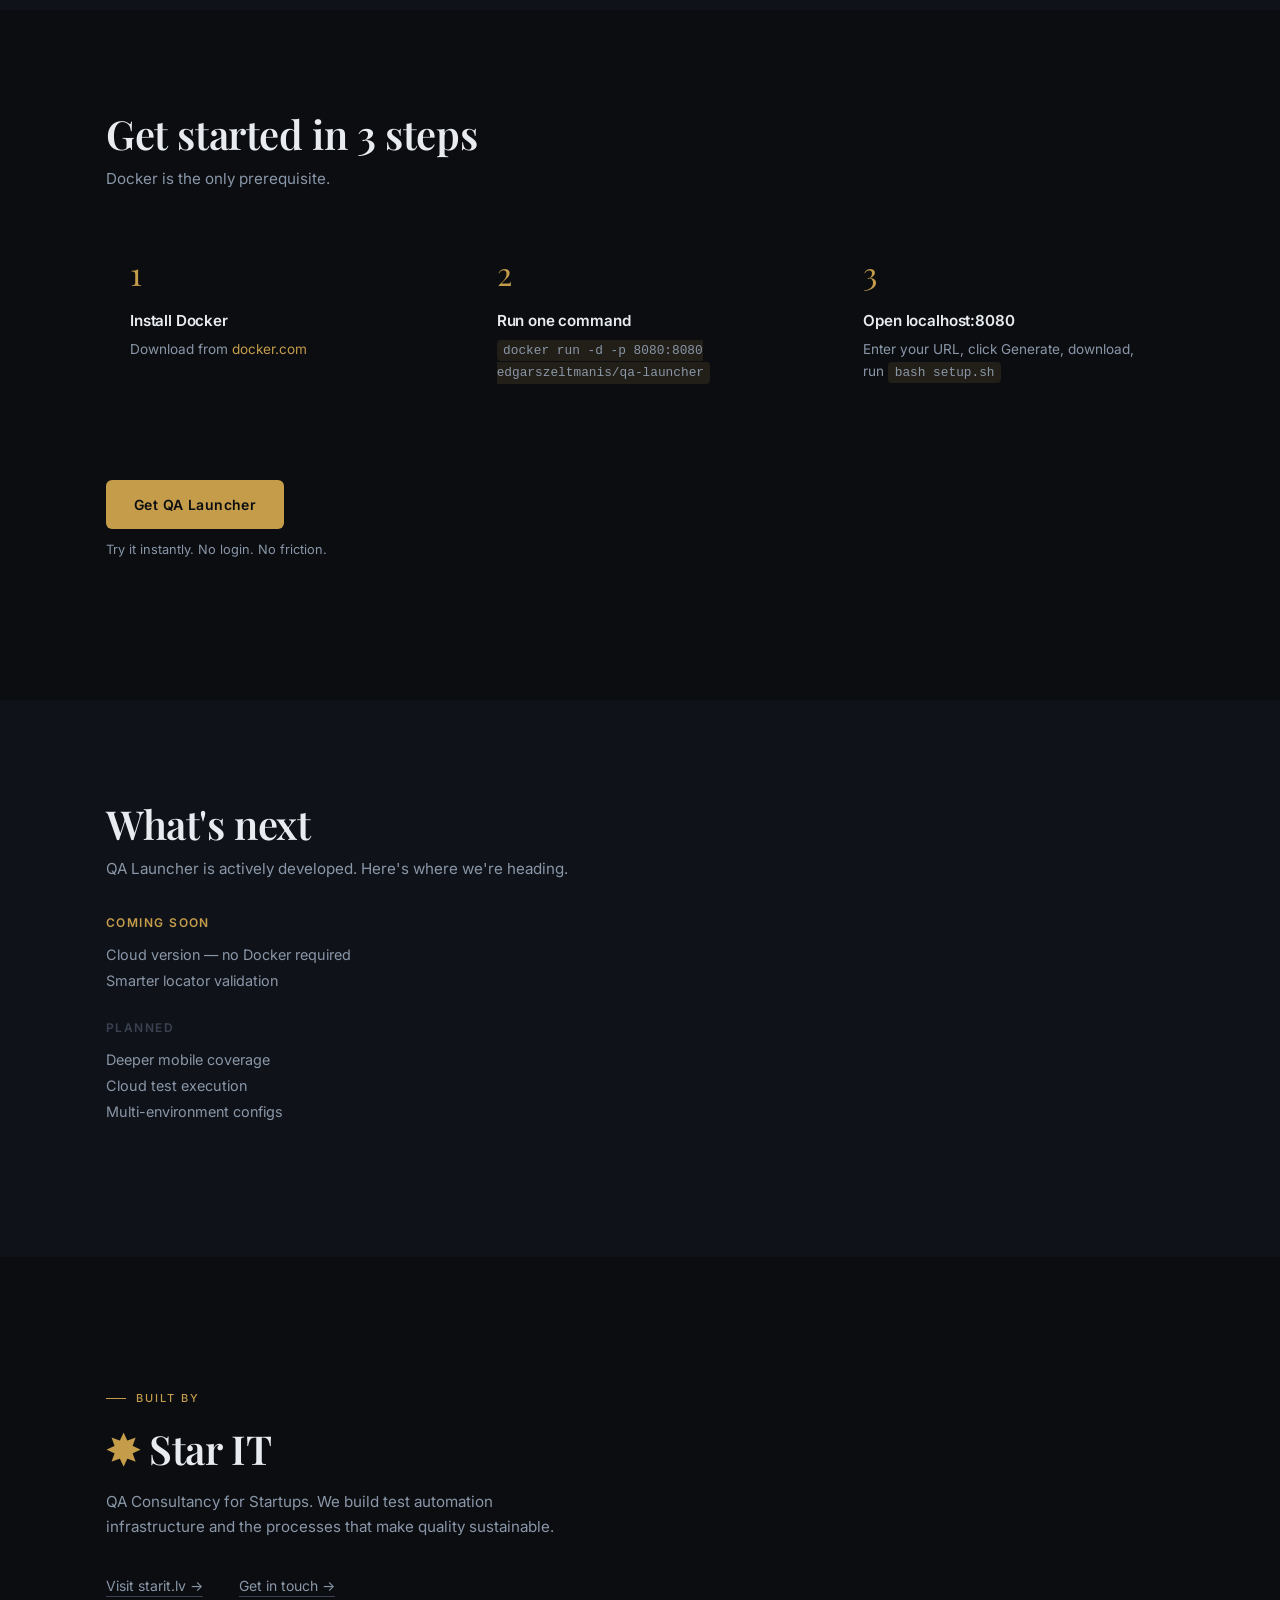
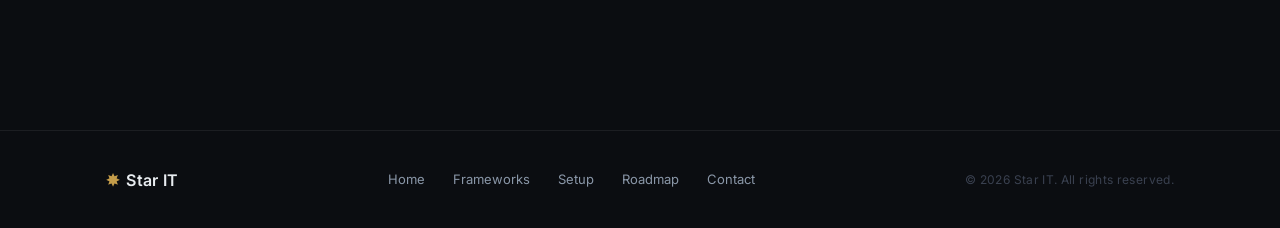
<file: launcher.html>
<!DOCTYPE html>
<html lang="en">
<head>
    <meta charset="UTF-8">
    <meta name="viewport" content="width=device-width, initial-scale=1.0">
    <title>QA Launcher — Star IT</title>
    <meta name="description" content="AI-powered QA framework generator. Point it at any app — get a ready-to-run test framework in 30 seconds.">
    <meta name="robots" content="index, follow">
    <link rel="canonical" href="https://starit.lv/launcher.html">

    <!-- Open Graph -->
    <meta property="og:title" content="QA Launcher — Generate a working test framework in 30 seconds">
    <meta property="og:description" content="AI-powered test automation framework generator for Web, API, and Mobile. Free to try, no account needed.">
    <meta property="og:url" content="https://starit.lv/launcher.html">
    <meta property="og:type" content="website">
    <meta property="og:site_name" content="Star IT">
    <meta property="og:image" content="https://starit.lv/images/launcher-demo.gif">
    <meta name="twitter:card" content="summary_large_image">
    <meta name="twitter:image" content="https://starit.lv/images/launcher-demo.gif">
    <link rel="stylesheet" href="style.css?v=12">
    <link rel="preconnect" href="https://fonts.googleapis.com">
    <link rel="preconnect" href="https://fonts.gstatic.com" crossorigin>
    <link href="https://fonts.googleapis.com/css2?family=Inter:wght@300;400;500;600&family=Playfair+Display:ital,wght@0,600;1,400&display=swap" rel="stylesheet">
    <style>
        .launcher-hero { padding: 140px 0 60px; }
        .launcher-hero h1 { font-family: var(--font-display); font-size: clamp(2rem, 5vw, 3.2rem); font-weight: 600; line-height: 1.2; margin-bottom: 1.2rem; max-width: 820px; }
        .launcher-hero em { font-family: var(--font-display); color: var(--gold); }
        .launcher-hero .sub { color: var(--muted); max-width: 540px; margin: 0 0 1.5rem; font-size: 1.05rem; line-height: 1.7; }
        .launcher-hero .who { color: var(--subtle); font-size: 0.85rem; margin-bottom: 2rem; }
        .launcher-hero .cta-note { color: var(--muted); font-size: 0.8rem; margin-top: 0.6rem; }

        .highlight-band { background: var(--bg-alt); border-top: 1px solid var(--border); border-bottom: 1px solid var(--border); padding: 3rem 0; }
        .highlight-band h2 { font-family: var(--font-display); font-size: 1.6rem; margin-bottom: 0.6rem; }
        .highlight-band p { color: var(--muted); font-size: 0.95rem; max-width: 620px; margin: 0; }

        .benefit-grid { display: grid; grid-template-columns: repeat(auto-fit, minmax(300px, 1fr)); gap: 1.5rem; margin: 2rem 0; }
        .benefit { background: var(--surface); border: 1px solid var(--border); border-radius: var(--radius); padding: 1.8rem; }
        .benefit h3 { font-size: 1rem; font-weight: 600; margin-bottom: 0.5rem; }
        .benefit p { color: var(--muted); font-size: 0.9rem; line-height: 1.6; }

        .frameworks { display: grid; grid-template-columns: repeat(auto-fit, minmax(260px, 1fr)); gap: 1.5rem; margin: 2rem 0; }
        .fw-card { background: var(--surface); border: 1px solid var(--border); border-radius: var(--radius); padding: 1.8rem; }
        .fw-label { font-size: 0.7rem; font-weight: 600; letter-spacing: 0.15em; text-transform: uppercase; color: var(--gold); margin-bottom: 0.6rem; }
        .fw-card h3 { font-size: 0.95rem; font-weight: 600; margin-bottom: 0.5rem; }
        .fw-card p { color: var(--muted); font-size: 0.85rem; line-height: 1.6; }

        .how-grid { display: grid; grid-template-columns: repeat(auto-fit, minmax(220px, 1fr)); gap: 2rem; margin: 2rem 0; }
        .how-step { padding: 1.5rem; }
        .how-num { font-family: var(--font-display); font-size: 2rem; color: var(--gold); margin-bottom: 0.5rem; }
        .how-step h3 { font-size: 0.95rem; font-weight: 600; margin-bottom: 0.4rem; }
        .how-step p { color: var(--muted); font-size: 0.85rem; line-height: 1.6; }
        .how-step code { background: var(--gold-dim); padding: 0.25em 0.5em; border-radius: 4px; font-size: 0.8rem; }

        .roadmap-list { max-width: 640px; margin: 2rem 0; }
        .roadmap-item { display: flex; gap: 1rem; align-items: baseline; padding: 0.6rem 0; border-bottom: 1px solid var(--border); }
        .roadmap-status { font-size: 0.75rem; font-weight: 600; letter-spacing: 0.1em; text-transform: uppercase; min-width: 80px; }
        .roadmap-status.live { color: #4caf82; }
        .roadmap-status.soon { color: var(--gold); }
        .roadmap-status.planned { color: var(--muted); }
        .roadmap-text { color: var(--white); font-size: 0.9rem; }

        .cta-block { padding: 2.5rem 0; }
        .cta-block p { color: var(--muted); font-size: 0.8rem; margin-top: 0.6rem; }

        .section-title { margin-bottom: 0.5rem; }
        .section-sub { color: var(--muted); max-width: 560px; margin: 0 0 2rem; font-size: 0.95rem; }

        .demo-section { padding: 0 0 2.5rem; }
        /* Centred, unlike the text around it. Left-alignment is a rule for text
           columns; a standalone media block hard-left just leaves a void beside
           it. In index.html the same clip sits left because it is a grid column
           with copy next to it — here it has the row to itself. */
        .demo-video { display: block; max-width: 780px; width: 100%; margin: 0 auto;
                      aspect-ratio: 1200 / 1274; object-fit: cover;
                      border-radius: 8px; border: 1px solid var(--border);
                      box-shadow: 0 8px 40px rgba(0,0,0,0.4); }
    </style>
</head>
<body>

    <!-- NAV -->
    <nav class="nav" id="nav">
        <div class="nav-inner">
            <a href="/" class="nav-logo"><span class="gold">✸</span> Star IT</a>
            <ul class="nav-links">
                <li><a href="#frameworks">Frameworks</a></li>
                <li><a href="#how">Setup</a></li>
                <li><a href="#roadmap">Roadmap</a></li>
                <li><a href="/#contact" class="nav-cta">Get in Touch</a></li>
            </ul>
            <button class="burger" id="burger" aria-label="Menu">
                <span></span><span></span><span></span>
            </button>
        </div>
        <div class="mobile-menu" id="mobileMenu">
            <a href="#frameworks" class="mobile-link">Frameworks</a>
            <a href="#how" class="mobile-link">Setup</a>
            <a href="#roadmap" class="mobile-link">Roadmap</a>
            <a href="/#contact" class="mobile-link mobile-cta">Get in Touch</a>
        </div>
    </nav>

    <!-- HERO -->
    <section class="launcher-hero">
        <div class="container">
            <p class="eyebrow">Star IT QA Launcher</p>
            <h1>Generate a working QA framework<br><em>in 30 seconds.</em></h1>
            <p class="sub">Point it at your app. AI analyses it, generates real test scenarios, and builds a ready-to-run framework.</p>
            <p class="who">For startups, QA engineers, and teams who want to start automation fast.</p>
            <a href="#how" class="btn-primary">Generate your framework</a>
            <p class="cta-note">Try it instantly. No login. No friction.</p>
        </div>
    </section>

    <!-- DEMO GIF -->
    <section class="demo-section">
        <div class="container">
            <!-- The media query lives on the <source>, not on the <video>: a
                 hidden video still downloads, whereas a source that does not
                 match is never fetched. Below 700px the poster is all that
                 loads — 39KB instead of 1MB, for a clip whose UI is unreadable
                 at that width anyway. A browser that ignores media on <source>
                 simply behaves as before. -->
            <video class="demo-video" autoplay loop muted playsinline preload="metadata" poster="images/launcher-demo-poster.jpg" aria-label="QA Launcher generating a test framework">
                <source src="images/launcher-demo.mp4" type="video/mp4" media="(min-width: 700px)">
            </video>
        </div>
    </section>

    <!-- HIGHLIGHT BAND -->
    <div class="highlight-band">
        <div class="container">
            <h2 class="reveal">Zero to running tests in 30 seconds</h2>
            <p class="reveal">No boilerplate. No configuration. No dependency hunting.<br>Generate, download, run. Tests execute immediately.</p>
        </div>
    </div>

    <!-- WHY -->
    <section class="section" id="why">
        <div class="container">
            <h2 class="section-title reveal">Why QA Launcher?</h2>
            <p class="section-sub reveal">Setting up test automation is slow and frustrating. QA Launcher removes the setup — so you can start testing right away.</p>

            <div class="benefit-grid">
                <div class="benefit reveal">
                    <h3>AI-powered, not template-based</h3>
                    <p>Every framework is generated from your actual app — real locators, real scenarios, real structure. Not generic templates.</p>
                </div>
                <div class="benefit reveal reveal-d1">
                    <h3>Three platforms, one tool</h3>
                    <p>Web, API, and Mobile. Same workflow, same quality. Choose what you need.</p>
                </div>
                <div class="benefit reveal reveal-d2">
                    <h3>Production-grade stack</h3>
                    <p>Built with industry-standard tools: Playwright, Cucumber, REST Assured, Appium. Not a prototype.</p>
                </div>
                <div class="benefit reveal reveal-d3">
                    <h3>Runs locally, stays private</h3>
                    <p>Everything runs in Docker on your machine. Credentials and generated files never leave your computer.</p>
                </div>
                <div class="benefit reveal reveal-d3">
                    <h3>CI/CD ready out of the box</h3>
                    <p>Select GitHub Actions, GitLab CI, or Bitbucket Pipelines. Get a pipeline config in the ZIP — tests run on every push.</p>
                </div>
            </div>
        </div>
    </section>

    <!-- FRAMEWORKS -->
    <section class="section section-alt" id="frameworks">
        <div class="container">
            <h2 class="section-title reveal">What it generates</h2>
            <p class="section-sub reveal">Three complete frameworks. Each one ready to run out of the box.</p>

            <div class="frameworks">
                <div class="fw-card reveal">
                    <p class="fw-label">Web + Full Stack</p>
                    <h3>Playwright + TypeScript + Cucumber</h3>
                    <p>Page objects, named locators, Gherkin scenarios. Mix Web UI and API calls in the same test — verify backend data matches what's on screen.</p>
                </div>
                <div class="fw-card reveal reveal-d1">
                    <p class="fw-label">API</p>
                    <h3>Java + REST Assured + Cucumber</h3>
                    <p>Endpoint scenarios, test data file, JWT auth setup, variable substitution. Works with any REST API.</p>
                </div>
                <div class="fw-card reveal reveal-d2">
                    <p class="fw-label">Mobile</p>
                    <h3>WebdriverIO + Appium + Cucumber</h3>
                    <p>Cross-platform locators (Android + iOS), real UI scenarios, separate reports per platform.</p>
                </div>
                <div class="fw-card reveal">
                    <p class="fw-label">CI/CD Ready</p>
                    <h3>GitHub Actions + GitLab CI + Bitbucket Pipelines</h3>
                    <p>Select your CI platform, get a ready-to-use pipeline config. Tests run on every push, reports uploaded as artifacts. Secrets managed via your platform.</p>
                </div>
            </div>
        </div>
    </section>

    <!-- HOW IT WORKS -->
    <section class="section" id="how">
        <div class="container">
            <h2 class="section-title reveal">Get started in 3 steps</h2>
            <p class="section-sub reveal">Docker is the only prerequisite.</p>

            <div class="how-grid">
                <div class="how-step reveal">
                    <div class="how-num">1</div>
                    <h3>Install Docker</h3>
                    <p>Download from <a href="https://docker.com/get-started" target="_blank" rel="noopener noreferrer" style="color:var(--gold)">docker.com</a></p>
                </div>
                <div class="how-step reveal reveal-d1">
                    <div class="how-num">2</div>
                    <h3>Run one command</h3>
                    <p><code>docker run -d -p 8080:8080 edgarszeltmanis/qa-launcher</code></p>
                </div>
                <div class="how-step reveal reveal-d2">
                    <div class="how-num">3</div>
                    <h3>Open localhost:8080</h3>
                    <p>Enter your URL, click Generate, download, run <code>bash setup.sh</code></p>
                </div>
            </div>

            <div class="cta-block reveal">
                <a href="https://hub.docker.com/r/edgarszeltmanis/qa-launcher" target="_blank" rel="noopener noreferrer" class="btn-primary">Get QA Launcher</a>
                <p>Try it instantly. No login. No friction.</p>
            </div>
        </div>
    </section>

    <!-- WHAT'S NEXT -->
    <section class="section section-alt" id="roadmap">
        <div class="container">
            <h2 class="section-title reveal">What's next</h2>
            <p class="section-sub reveal">QA Launcher is actively developed. Here's where we're heading.</p>

            <div style="max-width:440px;margin:2rem 0">
                <p class="reveal" style="font-size:0.75rem;font-weight:600;letter-spacing:0.12em;text-transform:uppercase;color:var(--gold);margin-bottom:0.6rem">Coming soon</p>
                <p class="reveal" style="color:var(--muted);font-size:0.9rem;line-height:1.8">Cloud version — no Docker required<br>Smarter locator validation</p>

                <p class="reveal reveal-d1" style="font-size:0.75rem;font-weight:600;letter-spacing:0.12em;text-transform:uppercase;color:var(--subtle);margin:1.5rem 0 0.6rem">Planned</p>
                <p class="reveal reveal-d1" style="color:var(--muted);font-size:0.9rem;line-height:1.8">Deeper mobile coverage<br>Cloud test execution<br>Multi-environment configs</p>
            </div>
        </div>
    </section>

    <!-- BUILT BY -->
    <section class="section">
        <div class="container" style="padding:2rem 36px">
            <p class="eyebrow reveal">Built by</p>
            <h2 class="reveal reveal-d1" style="margin-bottom:1rem"><span class="gold">✸</span> Star IT</h2>
            <p class="reveal reveal-d2" style="color:var(--muted);max-width:460px;margin:0 0 2rem;font-size:0.95rem">QA Consultancy for Startups. We build test automation infrastructure and the processes that make quality sustainable.</p>
            <div class="reveal reveal-d3">
                <a href="/" class="btn-text">Visit starit.lv →</a>
                <a href="/#contact" class="btn-text" style="margin-left:2rem">Get in touch →</a>
            </div>
        </div>
    </section>

    <!-- FOOTER -->
    <footer class="footer">
        <div class="container">
            <div class="footer-inner">
                <div class="footer-logo"><span class="gold">✸</span> Star IT</div>
                <nav class="footer-nav">
                    <a href="/">Home</a>
                    <a href="#frameworks">Frameworks</a>
                    <a href="#how">Setup</a>
                    <a href="#roadmap">Roadmap</a>
                    <a href="/#contact">Contact</a>
                </nav>
                <p class="footer-copy">&copy; 2026 Star IT. All rights reserved.</p>
            </div>
        </div>
    </footer>

    <script src="script.js?v=3"></script>
</body>
</html>
</file>
<file: style.css>
/* ===================================
   STAR IT — style.css
   Dark · Refined · Professional
=================================== */

:root {
    --bg:        #0b0d11;
    --bg-alt:    #0f1218;
    --surface:   #13181f;
    --border:    rgba(255, 255, 255, 0.07);
    --border-h:  rgba(196, 156, 74, 0.3);

    --gold:      #c49c4a;
    --gold-dim:  rgba(196, 156, 74, 0.12);
    --gold-glow: rgba(196, 156, 74, 0.25);

    --white:     #e8ecf0;
    --muted:     #8a97a8;
    --subtle:    #3a4150;

    --font-body:    'Inter', sans-serif;
    --font-display: 'Playfair Display', Georgia, serif;

    --max-w:  1140px;
    --nav-h:  68px;
    --radius: 6px;
}

/* ── Reset ──────────────────────────── */
*, *::before, *::after { margin: 0; padding: 0; box-sizing: border-box; }
html { scroll-behavior: smooth; }
body {
    background: var(--bg);
    color: var(--white);
    font-family: var(--font-body);
    font-weight: 400;
    font-size: 16px;
    line-height: 1.65;
    overflow-x: hidden;
}
a { color: inherit; text-decoration: none; }
ul { list-style: none; }

/* ── Scrollbar ──────────────────────── */
::-webkit-scrollbar { width: 5px; }
::-webkit-scrollbar-track { background: var(--bg); }
::-webkit-scrollbar-thumb { background: var(--gold); border-radius: 3px; }

/* ── Utilities ──────────────────────── */
.container { max-width: var(--max-w); margin: 0 auto; padding: 0 36px; }
.gold { color: var(--gold); }

.eyebrow {
    font-family: var(--font-body);
    font-size: 11px;
    font-weight: 500;
    letter-spacing: 0.18em;
    text-transform: uppercase;
    color: var(--gold);
    margin-bottom: 18px;
    display: flex;
    align-items: center;
    gap: 10px;
}
.eyebrow::before {
    content: '';
    display: inline-block;
    width: 20px;
    height: 1px;
    background: var(--gold);
    flex-shrink: 0;
}

h2 {
    font-family: var(--font-display);
    font-size: clamp(26px, 3.2vw, 40px);
    font-weight: 600;
    line-height: 1.2;
    letter-spacing: -0.01em;
    color: var(--white);
    margin-bottom: 52px;
}
h2 em {
    font-style: italic;
    color: var(--gold);
}
h3 {
    font-family: var(--font-body);
    font-size: 17px;
    font-weight: 600;
    color: var(--white);
    margin-bottom: 10px;
    letter-spacing: -0.01em;
}

/* ── Reveal ─────────────────────────── */
/* Progressive enhancement: content is visible by default; it is hidden and
   faded in only when JS actually runs (script.js stamps .js on <html>).
   No-JS visitors, crawlers, and instant full-page captures see everything. */
.js .reveal {
    opacity: 0;
    transform: translateY(20px);
    transition: opacity 0.65s ease, transform 0.65s ease;
}
.js .reveal.visible { opacity: 1; transform: translateY(0); }
.reveal-d1 { transition-delay: 0.1s; }
.reveal-d2 { transition-delay: 0.2s; }
.reveal-d3 { transition-delay: 0.3s; }

/* ── Buttons ────────────────────────── */
.btn-primary {
    display: inline-block;
    background: var(--gold);
    color: var(--bg);
    font-family: var(--font-body);
    font-size: 14px;
    font-weight: 600;
    letter-spacing: 0.03em;
    padding: 13px 28px;
    border-radius: var(--radius);
    border: none;
    cursor: pointer;
    transition: background 0.2s, box-shadow 0.2s, transform 0.2s;
}
.btn-primary:hover {
    background: #d4ae62;
    box-shadow: 0 6px 24px var(--gold-glow);
    transform: translateY(-1px);
}
.btn-text {
    font-size: 14px;
    color: var(--muted);
    border-bottom: 1px solid var(--subtle);
    padding-bottom: 2px;
    transition: color 0.2s, border-color 0.2s;
}
.btn-text:hover { color: var(--gold); border-color: var(--gold); }

/* ── Sections ───────────────────────── */
.section { padding: 100px 0; }
.section-alt { background: var(--bg-alt); }

/* ── NAV ────────────────────────────── */
.nav {
    position: fixed;
    top: 0; left: 0; right: 0;
    height: var(--nav-h);
    z-index: 100;
    transition: background 0.3s, border-color 0.3s;
    border-bottom: 1px solid transparent;
}
.nav.scrolled {
    background: rgba(11, 13, 17, 0.94);
    backdrop-filter: blur(12px);
    border-color: var(--border);
}
.nav-inner {
    max-width: var(--max-w);
    margin: 0 auto;
    padding: 0 36px;
    height: 100%;
    display: flex;
    align-items: center;
    justify-content: space-between;
}
.nav-logo {
    font-family: var(--font-body);
    font-size: 17px;
    font-weight: 600;
    letter-spacing: 0.02em;
    display: flex;
    align-items: center;
    gap: 7px;
}
.nav-links {
    display: flex;
    align-items: center;
    gap: 32px;
}
.nav-links a {
    font-size: 13px;
    font-weight: 500;
    color: var(--muted);
    transition: color 0.2s;
    letter-spacing: 0.01em;
}
.nav-links a:hover { color: var(--white); }
.nav-cta {
    color: var(--gold) !important;
    border: 1px solid rgba(196,156,74,0.4);
    padding: 7px 16px;
    border-radius: var(--radius);
    transition: background 0.2s, color 0.2s !important;
}
.nav-cta:hover { background: var(--gold-dim); color: var(--gold) !important; }

.burger {
    display: none;
    flex-direction: column;
    gap: 5px;
    background: none;
    border: none;
    cursor: pointer;
    padding: 6px;
}
.burger span {
    display: block;
    width: 22px;
    height: 1.5px;
    background: var(--white);
    border-radius: 2px;
    transition: all 0.3s;
}
.mobile-menu {
    display: none;
    flex-direction: column;
    background: var(--bg-alt);
    border-bottom: 1px solid var(--border);
    padding: 16px 36px 24px;
}
.mobile-menu.open { display: flex; }
.mobile-link {
    font-size: 15px;
    color: var(--muted);
    padding: 13px 0;
    border-bottom: 1px solid var(--border);
    transition: color 0.2s;
}
.mobile-link:hover { color: var(--white); }
.mobile-cta { color: var(--gold) !important; border-bottom: none; }

/* ── HERO ───────────────────────────── */
.hero {
    position: relative;
    /* min() caps the hero in full-page captures, where 100vh = the whole document */
    min-height: min(100vh, 950px);
    display: flex;
    align-items: center;
    padding-top: var(--nav-h);
    overflow: hidden;
}
#starCanvas {
    position: absolute;
    inset: 0;
    width: 100%;
    height: 100%;
    display: block;
}
.hero-inner {
    position: relative;
    z-index: 1;
    /* .hero is a flex container, so without width:100% this sizes to its widest
       child (the h1 at 780px) and margin:auto then centres that narrow box —
       leaving the hero inset ~130px from the nav logo and every .container
       section below it. */
    width: 100%;
    max-width: var(--max-w);
    margin: 0 auto;
    padding: 80px 36px;
}
.hero-inner .eyebrow { margin-bottom: 24px; }
.hero-inner h1 {
    font-family: var(--font-display);
    font-size: clamp(32px, 4.5vw, 58px);
    font-weight: 600;
    line-height: 1.18;
    letter-spacing: -0.015em;
    margin-bottom: 28px;
    max-width: 780px;
    /* Stops the italic line stranding "up." on a row of its own. */
    text-wrap: balance;
}
.hero-inner h1 em {
    font-style: italic;
    color: var(--gold);
    display: block;
}
.hero-sub {
    font-size: 16px;
    color: var(--muted);
    max-width: 520px;
    line-height: 1.75;
    margin-bottom: 44px;
    font-weight: 300;
}
.hero-actions {
    display: flex;
    align-items: center;
    gap: 28px;
    flex-wrap: wrap;
}
/* ── HERO PROOF ─────────────────────── */
/* Client marks are flattened to white PNGs with alpha and tinted by opacity —
   three logos in their own brand colours (green, green, blue) would fight the
   gold palette and read as a sponsor banner. */
.hero-proof {
    margin-top: 48px;
    padding-top: 28px;
    border-top: 1px solid var(--border);
    max-width: 720px;
}

/* The proof only does its job if it is above the fold. On a short laptop
   viewport the hero content now runs close to 100vh, so tighten rather than
   let the logos fall below it. */
@media (max-height: 860px) {
    .hero-inner { padding-top: 56px; padding-bottom: 56px; }
    .hero-inner h1 { margin-bottom: 20px; }
    .hero-sub { margin-bottom: 30px; }
    .hero-proof { margin-top: 34px; padding-top: 22px; }
    .hero-proof-meta { margin-top: 18px; }
}
.hero-proof-label {
    font-size: 11px;
    font-weight: 500;
    letter-spacing: 0.18em;
    text-transform: uppercase;
    color: var(--subtle);
    margin-bottom: 20px;
}
.client-logos {
    display: flex;
    align-items: center;
    gap: clamp(28px, 5vw, 56px);
    flex-wrap: wrap;
}
.client-logos img {
    display: block;
    width: auto;
    opacity: 0.55;
    filter: grayscale(1);
    transition: opacity 0.25s ease;
}
.client-logos li:hover img { opacity: 0.9; }

/* Optical sizing, not mechanical: a wordmark with a heavy lockup reads larger
   than a light two-line mark at the same pixel height. */
.client-logos img[alt="Handwave"]   { height: 26px; }
.client-logos img[alt="Fressnapf"]  { height: 24px; }
.client-logos img[alt^="Starkkraft"]{ height: 30px; }

.hero-proof-meta {
    display: flex;
    flex-wrap: wrap;
    gap: 10px 22px;
    margin-top: 26px;
    font-size: 12.5px;
    color: var(--muted);
}
.hero-proof-meta span { display: inline-flex; align-items: center; gap: 22px; }
.hero-proof-meta span:not(:last-child)::after {
    content: '';
    width: 3px;
    height: 3px;
    border-radius: 50%;
    background: var(--gold);
    flex-shrink: 0;
}

@media (max-width: 560px) {
    .hero-proof { margin-top: 44px; padding-top: 26px; }
    .client-logos { gap: 26px; }
    .client-logos img[alt="Handwave"]   { height: 21px; }
    .client-logos img[alt="Fressnapf"]  { height: 19px; }
    .client-logos img[alt^="Starkkraft"]{ height: 24px; }
}

.scroll-hint {
    position: absolute;
    bottom: 36px;
    left: 36px;
    z-index: 1;
    display: flex;
    align-items: center;
    gap: 12px;
    font-size: 10px;
    letter-spacing: 0.15em;
    text-transform: uppercase;
    color: var(--subtle);
}
.scroll-bar {
    width: 36px;
    height: 1px;
    background: var(--subtle);
    overflow: hidden;
    position: relative;
}
.scroll-fill {
    position: absolute;
    top: 0; left: -100%;
    width: 100%;
    height: 100%;
    background: var(--gold);
    animation: scrollAnim 2s ease-in-out infinite;
}
@keyframes scrollAnim { 0%{left:-100%} 100%{left:100%} }

/* ── PROBLEM BAND ───────────────────── */
.problem-band {
    background: var(--surface);
    border-top: 1px solid var(--border);
    border-bottom: 1px solid var(--border);
    padding: 48px 0;
}
.problem-band p {
    font-size: clamp(16px, 2vw, 20px);
    color: var(--muted);
    font-weight: 300;
    line-height: 1.7;
    max-width: 820px;
    margin: 0 auto;
    text-align: center;
}
.problem-band strong { color: var(--white); font-weight: 500; }

/* ── SERVICES ───────────────────────── */
.cards {
    display: grid;
    grid-template-columns: 1fr 1fr;
    gap: 1px;
    background: var(--border);
    border: 1px solid var(--border);
    border-radius: var(--radius);
    overflow: hidden;
}
.card {
    background: var(--bg);
    padding: 40px 36px;
    transition: background 0.25s;
}
.card:hover { background: var(--surface); }
.card-num {
    display: block;
    font-size: 11px;
    font-weight: 500;
    letter-spacing: 0.12em;
    color: var(--gold);
    margin-bottom: 16px;
}
.card p {
    font-size: 14px;
    color: var(--muted);
    line-height: 1.75;
    margin-bottom: 24px;
    font-weight: 300;
}
.card p em { color: var(--white); font-style: italic; }

/* Course audience — compact grid (tight cells, clear hierarchy) */
/* ── COURSES ────────────────────────── */
.course-grid {
    display: grid;
    grid-template-columns: repeat(auto-fit, minmax(320px, 1fr));
    gap: 24px;
    margin-bottom: 44px;
}
.course-card {
    display: flex;
    flex-direction: column;
    background: var(--surface);
    border: 1px solid var(--border);
    border-radius: var(--radius);
    padding: 30px 30px 26px;
    transition: border-color 0.25s ease;
}
.course-card:hover { border-color: var(--border-h); }
.course-card h3 { font-size: 19px; margin: 12px 0 12px; }
.course-card > p {
    font-size: 14px;
    color: var(--muted);
    line-height: 1.75;
    font-weight: 300;
}
.course-card-tag {
    font-size: 11px;
    font-weight: 500;
    letter-spacing: 0.16em;
    text-transform: uppercase;
    color: var(--subtle);
    display: flex;
    align-items: center;
    gap: 10px;
}
.course-new {
    background: var(--gold-dim);
    border: 1px solid var(--border-h);
    color: var(--gold);
    border-radius: 999px;
    padding: 3px 10px;
    letter-spacing: 0.1em;
}
.course-points {
    margin: 20px 0 24px;
    display: grid;
    gap: 9px;
}
.course-points li {
    position: relative;
    padding-left: 18px;
    font-size: 13.5px;
    color: var(--white);
    font-weight: 300;
    line-height: 1.6;
}
.course-points li::before {
    content: '';
    position: absolute;
    left: 0;
    top: 0.62em;
    width: 5px;
    height: 5px;
    border-radius: 50%;
    background: var(--gold);
}
/* Pushes the link to the card foot so both cards align regardless of copy length. */
.course-card .btn-text { margin-top: auto; align-self: flex-start; }

.course-lead {
    max-width: 640px;
    margin-bottom: 28px;
    color: var(--white);
    font-size: 15px;
    font-weight: 400;
}
.audience-grid {
    display: grid;
    grid-template-columns: repeat(3, 1fr);
    gap: 12px;
}
.audience {
    background: var(--surface);
    border: 1px solid var(--border);
    border-radius: 8px;
    padding: 18px 20px;
    transition: border-color 0.2s;
}
.audience:hover { border-color: var(--border-h); }
.audience h3 {
    font-size: 12px;
    font-weight: 600;
    letter-spacing: 0.06em;
    color: var(--gold);
    margin-bottom: 6px;
}
.audience p {
    font-size: 13px;
    line-height: 1.55;
    color: var(--muted);
    font-weight: 300;
    margin: 0;
}
.cert-badge {
    display: inline-flex;
    align-items: center;
    gap: 14px;
    max-width: 560px;
    margin-bottom: 28px;
    padding: 14px 18px;
    background: var(--gold-dim);
    border: 1px solid var(--border-h);
    border-radius: 10px;
}
.cert-badge svg {
    flex-shrink: 0;
    width: 26px;
    height: 26px;
    color: var(--gold);
}
.cert-badge strong {
    display: block;
    font-size: 12px;
    font-weight: 600;
    letter-spacing: 0.06em;
    text-transform: uppercase;
    color: var(--gold);
    margin-bottom: 3px;
}
.cert-badge p {
    margin: 0;
    font-size: 13px;
    line-height: 1.5;
    color: var(--muted);
    font-weight: 300;
}
.tags { display: flex; flex-wrap: wrap; gap: 7px; }
.tags span {
    font-size: 11px;
    padding: 4px 10px;
    border: 1px solid var(--border);
    border-radius: 3px;
    color: var(--subtle);
    letter-spacing: 0.03em;
    transition: color 0.2s, border-color 0.2s;
}
.card:hover .tags span { color: var(--muted); border-color: var(--border-h); }

/* ── HOW IT WORKS ───────────────────── */
/* A sequence, drawn as one. Three equal columns with faint dividers read as
   three parallel things; Assess -> Build -> Hand Over is an order, and the rail
   with nodes on it says so. It also gives this section a silhouette no other
   section on the page has. */
.steps {
    display: grid;
    grid-template-columns: repeat(3, 1fr);
    position: relative;
    padding-top: 52px;
}
.steps::before {
    content: '';
    position: absolute;
    top: 20px;
    left: 0;
    right: 0;
    height: 1px;
    background: linear-gradient(to right, var(--border) 0%, var(--border) 88%, transparent 100%);
}
.step {
    position: relative;
    padding-right: 48px;
}
.step:last-child { padding-right: 0; }
/* The node sits on the rail and has to hide it, so its fill must match the
   section behind it — .steps is used in both a default and an -alt section. */
.step::before {
    content: '';
    position: absolute;
    top: -36px;
    left: 0;
    width: 9px;
    height: 9px;
    border-radius: 50%;
    background: var(--bg);
    border: 1px solid var(--gold);
}
.section-alt .step::before { background: var(--bg-alt); }
.step-num {
    font-family: var(--font-display);
    font-size: 30px;
    line-height: 1;
    color: var(--gold);
    margin-bottom: 14px;
}
.step h3 { margin-bottom: 12px; }
.step p { font-size: 14px; color: var(--muted); line-height: 1.75; font-weight: 300; }


/* ── EFFICIENCY ─────────────────────── */
.two-col {
    display: grid;
    grid-template-columns: 1fr 1fr;
    gap: 80px;
    align-items: center;
}
.col-text h2 { margin-bottom: 24px; }
.col-text p {
    font-size: 15px;
    color: var(--muted);
    line-height: 1.8;
    margin-bottom: 16px;
    font-weight: 300;
}
.stats {
    display: grid;
    grid-template-columns: 1fr 1fr;
    gap: 1px;
    background: var(--border);
    border: 1px solid var(--border);
    border-radius: var(--radius);
    overflow: hidden;
}
.stat {
    background: var(--surface);
    padding: 28px 24px;
    text-align: center;
    transition: background 0.2s;
}
.stat:hover { background: var(--bg-alt); }
.stat-val {
    font-family: var(--font-display);
    font-size: 32px;
    font-weight: 600;
    color: var(--gold);
    line-height: 1;
    margin-bottom: 8px;
    letter-spacing: -0.02em;
}
.stat-lbl {
    font-size: 11px;
    color: var(--muted);
    letter-spacing: 0.08em;
    text-transform: uppercase;
    font-weight: 500;
}

/* ── PHILOSOPHY ─────────────────────── */
/* The beliefs section carries the firm's voice, so it is set as statements
   rather than as a fourth card grid: the claim in the display serif at the size
   of a sub-heading, the reasoning small beneath it, hairline rules instead of
   boxes. Same content, different register. */
.phil-grid {
    display: grid;
    grid-template-columns: 1fr 1fr;
    gap: 0 72px;
}
.phil-item {
    padding: 32px 0;
    border-top: 1px solid var(--border);
}
/* Both columns start against the section rule rather than only the first two. */
.phil-item:nth-child(-n + 2) { border-top-color: var(--border-h); }
.phil-bar { display: none; }
.phil-item h3 {
    font-family: var(--font-display);
    font-size: 21px;
    font-weight: 600;
    line-height: 1.35;
    letter-spacing: -0.01em;
    margin-bottom: 12px;
    max-width: 30ch;
}
.phil-item p { font-size: 14px; color: var(--muted); line-height: 1.75; font-weight: 300; }

/* ── EXPERIENCE ─────────────────────── */
.exp-row {
    display: flex;
    align-items: flex-start;
    margin-bottom: 56px;
}
.exp-item {
    flex: 1;
    padding: 0 36px;
}
.exp-item:first-child { padding-left: 0; }
.exp-item:last-child  { padding-right: 0; }
/* Line icons, not emoji: emoji render differently on every OS, so their weight
   and colour were outside our control — and full-colour glyphs on a gold-on-
   black page were the cheapest-looking element on it. */
.exp-icon { margin-bottom: 18px; display: block; color: var(--gold); }
.exp-icon svg { width: 26px; height: 26px; display: block; opacity: 0.85; }
.exp-item h3 { margin-bottom: 10px; }
.exp-item p { font-size: 14px; color: var(--muted); line-height: 1.75; font-weight: 300; }
.exp-div {
    width: 1px;
    height: 120px;
    background: linear-gradient(to bottom, transparent, var(--border), transparent);
    flex-shrink: 0;
    align-self: center;
}

/* ── TECH BLOCK ─────────────────────── */
.tech-block {
    border-top: 1px solid var(--border);
    padding-top: 36px;
}
.tech-label {
    font-size: 11px;
    font-weight: 500;
    letter-spacing: 0.14em;
    text-transform: uppercase;
    color: var(--gold);
    margin-bottom: 12px;
    display: flex;
    align-items: center;
    gap: 10px;
}
.tech-label::before {
    content: '';
    display: inline-block;
    width: 20px;
    height: 1px;
    background: var(--gold);
}
.tech-note {
    font-size: 14px;
    color: var(--muted);
    font-weight: 300;
    line-height: 1.7;
    margin-bottom: 28px;
    font-style: italic;
    max-width: 640px;
}
.tech-categories {
    display: flex;
    flex-direction: column;
}
.tech-cat {
    display: grid;
    grid-template-columns: 220px 1fr;
    gap: 16px;
    align-items: start;
    padding: 16px 0;
    border-bottom: 1px solid var(--border);
}
.tech-cat:last-child { border-bottom: none; }
.tech-cat-label {
    font-size: 11px;
    font-weight: 500;
    letter-spacing: 0.07em;
    text-transform: uppercase;
    color: var(--muted);
    padding-top: 5px;
    flex-shrink: 0;
}
.tech-tags { display: flex; flex-wrap: wrap; gap: 8px; }
.tech-tags span {
    font-size: 12px;
    padding: 5px 12px;
    border: 1px solid var(--border);
    border-radius: 3px;
    color: var(--muted);
    letter-spacing: 0.02em;
    transition: color 0.2s, border-color 0.2s;
    cursor: default;
}
.tech-tags span:hover { color: var(--gold); border-color: var(--border-h); }

/* ── CONTACT ────────────────────────── */
.contact-links { margin-top: 36px; display: flex; flex-direction: column; gap: 0; }
.contact-link {
    display: flex;
    flex-direction: column;
    gap: 3px;
    padding: 16px 0;
    border-bottom: 1px solid var(--border);
    transition: border-color 0.2s;
}
.contact-link:first-child { border-top: 1px solid var(--border); }
.contact-link:hover { border-color: var(--border-h); }
.cl-label {
    font-size: 10px;
    letter-spacing: 0.14em;
    text-transform: uppercase;
    color: var(--muted);
    font-weight: 500;
}
.cl-val { font-size: 15px; color: var(--white); transition: color 0.2s; }
.contact-link:hover .cl-val { color: var(--gold); }

.form-wrap { display: flex; flex-direction: column; gap: 20px; }
.form-row { display: grid; grid-template-columns: 1fr 1fr; gap: 20px; }
.fg { display: flex; flex-direction: column; gap: 8px; }
.fg label {
    font-size: 11px;
    font-weight: 500;
    letter-spacing: 0.1em;
    text-transform: uppercase;
    color: var(--muted);
}
.fg input, .fg textarea {
    background: var(--surface);
    border: 1px solid var(--border);
    border-radius: var(--radius);
    padding: 12px 14px;
    color: var(--white);
    font-family: var(--font-body);
    font-size: 14px;
    outline: none;
    resize: vertical;
    transition: border-color 0.2s, box-shadow 0.2s;
}
.fg input:focus, .fg textarea:focus {
    border-color: var(--gold);
    box-shadow: 0 0 0 3px var(--gold-dim);
}
.fg input::placeholder, .fg textarea::placeholder { color: var(--subtle); }
.form-note {
    font-size: 11px;
    color: var(--muted);
    letter-spacing: 0.05em;
    text-align: center;
    margin-top: 8px;
}

.form-wrap form .btn-primary {
    margin-top: 8px;
}

/* ── FOOTER ─────────────────────────── */
.footer {
    background: var(--bg);
    border-top: 1px solid var(--border);
    padding: 36px 0;
}
.footer-inner {
    display: flex;
    align-items: center;
    justify-content: space-between;
    flex-wrap: wrap;
    gap: 20px;
}
.footer-logo {
    font-size: 16px;
    font-weight: 600;
    display: flex;
    align-items: center;
    gap: 7px;
    letter-spacing: 0.02em;
}
.footer-nav { display: flex; gap: 28px; }
.footer-nav a { font-size: 13px; color: var(--muted); transition: color 0.2s; }
.footer-nav a:hover { color: var(--white); }
.footer-copy { font-size: 12px; color: var(--subtle); letter-spacing: 0.03em; }

/* ── REDUCED MOTION ─────────────────── */
/* Three things move on this site: the scroll-reveal, the starfield, and smooth
   scrolling. For a visitor with vestibular sensitivity that is three too many,
   and the OS already tells us. Content still appears — the reveal is a
   progressive enhancement, so stilling it leaves everything visible. */
@media (prefers-reduced-motion: reduce) {
    html { scroll-behavior: auto; }
    *, *::before, *::after {
        animation-duration: 0.001ms !important;
        animation-iteration-count: 1 !important;
        transition-duration: 0.001ms !important;
    }
    .js .reveal { opacity: 1 !important; transform: none !important; }
}

/* ── RESPONSIVE ─────────────────────── */
@media (max-width: 920px) {
    .cards { grid-template-columns: 1fr; }
    .audience-grid { grid-template-columns: 1fr 1fr; }
    .two-col { grid-template-columns: 1fr; gap: 52px; }
    /* Each phil-item already carries its own top rule and vertical padding, so
       a grid gap here would double the spacing. */
    .phil-grid { grid-template-columns: 1fr; gap: 0; }
    /* Stacked, a horizontal rail means nothing — the serif numerals carry the
       sequence on their own. */
    .steps { grid-template-columns: 1fr; gap: 36px; padding-top: 0; }
    .steps::before { content: none; }
    .step { padding: 0; }
    .step::before { content: none; }
    .exp-row { flex-direction: column; gap: 36px; }
    .exp-item { padding: 0; }
    .exp-div { display: none; }
    .nav-links { display: none; }
    .burger { display: flex; }
    .footer-inner { flex-direction: column; align-items: flex-start; }
    .form-row { grid-template-columns: 1fr; }
    .tech-cat { grid-template-columns: 1fr; gap: 10px; }
}
@media (max-width: 560px) {
    .audience-grid { grid-template-columns: 1fr; }
    .container { padding: 0 20px; }
    .section { padding: 72px 0; }
    .hero-inner { padding: 60px 20px; }
    .stats { grid-template-columns: 1fr 1fr; }
    .nav-inner { padding: 0 20px; }
    .mobile-menu { padding: 16px 20px 20px; }
}
</file>
